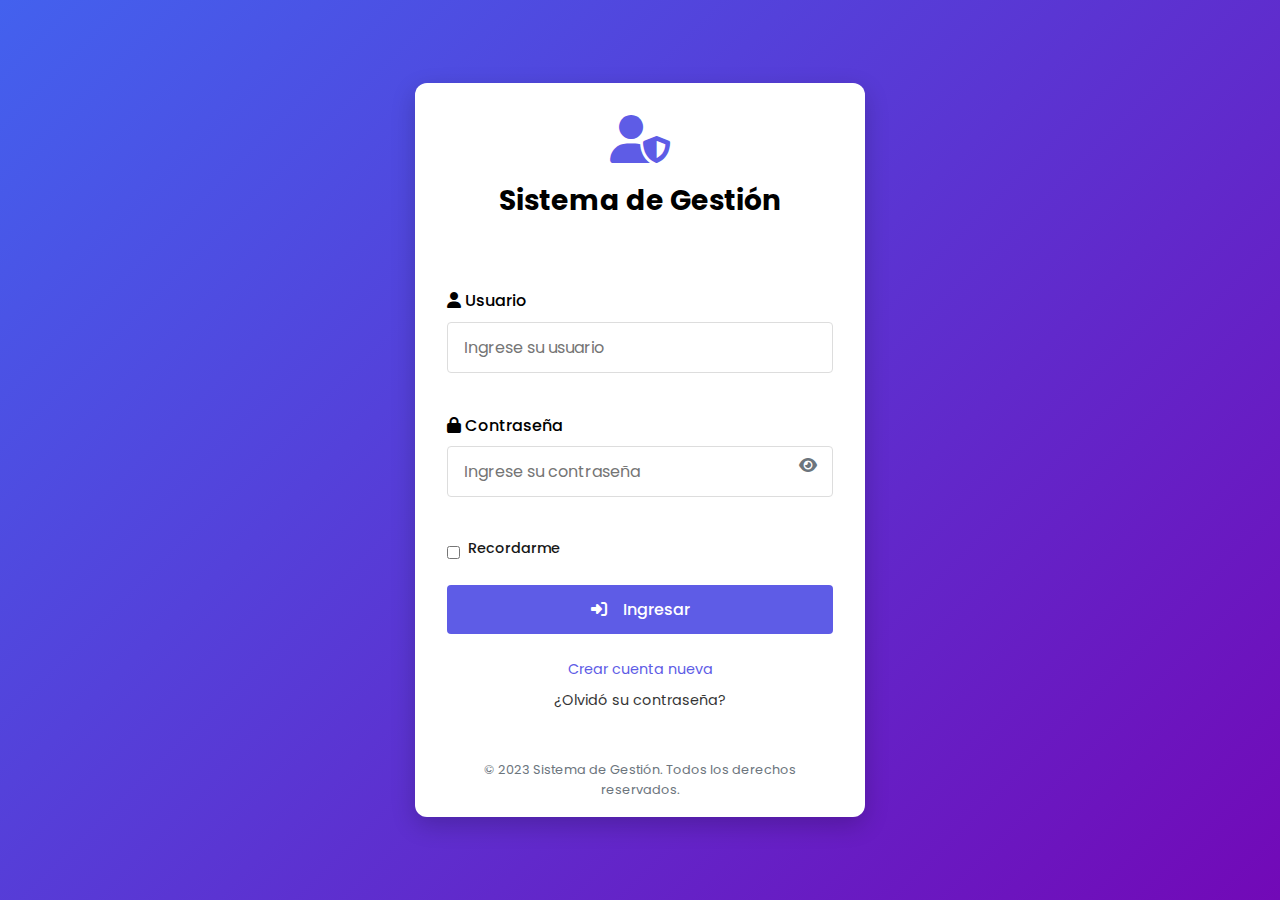
<file: login.html>
<!DOCTYPE html>
<html lang="es">
<head>
  <meta charset="UTF-8">
  <meta name="viewport" content="width=device-width, initial-scale=1.0">
  <title>Sistema de Gestión - Login</title>
  <link rel="stylesheet" href="https://cdnjs.cloudflare.com/ajax/libs/font-awesome/6.4.0/css/all.min.css">
  <link rel="stylesheet" href="css/common.css">
  <link rel="stylesheet" href="css/login.css">
</head>
<body>
  <div class="login-container">
    <div class="login-card">
      <div class="login-header">
        <i class="fas fa-user-shield fa-3x" style="color: var(--primary); margin-bottom: 1rem;"></i>
        <h1 style="color: #000;">Sistema de Gestión</h1>
      </div>
      
      <form id="loginForm" class="login-form">
        <div class="form-group">
          <label for="username"><i class="fas fa-user"></i> Usuario</label>
          <input type="text" id="username" name="username" placeholder="Ingrese su usuario" required>
        </div>
        
        <div class="form-group">
          <label for="password"><i class="fas fa-lock"></i> Contraseña</label>
          <input type="password" id="password" name="password" placeholder="Ingrese su contraseña" required>
          <span class="password-toggle" onclick="togglePassword()">
            <i class="fas fa-eye"></i>
          </span>
        </div>
        
        <div class="form-group remember-me">
          <input type="checkbox" id="remember" name="remember">
          <label for="remember">Recordarme</label>
        </div>
        
        <div class="form-group">
          <button type="submit" class="btn-login">
            <i class="fas fa-sign-in-alt"></i> Ingresar
          </button>
        </div>
        
        <div class="form-links">
          <a href="register.html" class="register-link">Crear cuenta nueva</a>
          <a href="recover.html" class="forgot-link">¿Olvidó su contraseña?</a>
        </div>
      </form>
      
      <div class="login-footer">
        <p>© 2023 Sistema de Gestión. Todos los derechos reservados.</p>
      </div>
    </div>
  </div>

  <script>
    function togglePassword() {
      const passwordInput = document.getElementById('password');
      const icon = document.querySelector('.password-toggle i');
      
      if (passwordInput.type === 'password') {
        passwordInput.type = 'text';
        icon.classList.remove('fa-eye');
        icon.classList.add('fa-eye-slash');
      } else {
        passwordInput.type = 'password';
        icon.classList.remove('fa-eye-slash');
        icon.classList.add('fa-eye');
      }
    }
    
    document.getElementById('loginForm').addEventListener('submit', function(e) {
      e.preventDefault();
      
      const username = document.getElementById('username').value;
      const password = document.getElementById('password').value;
      
      // Simulación de validación de roles
      if (username === 'admin' && password === 'admin') {
        window.location.href = 'dashboard-admin.html';
      } else if (username === 'jefe' && password === 'jefe') {
        window.location.href = 'dashboard-jefe.html';
      } else if (username === 'colaborador' && password === 'colaborador') {
        window.location.href = 'dashboard-colaborador.html';
      } else {
        alert('Usuario o contraseña incorrectos');
      }
    });
  </script>
</body>
</html>
</file>
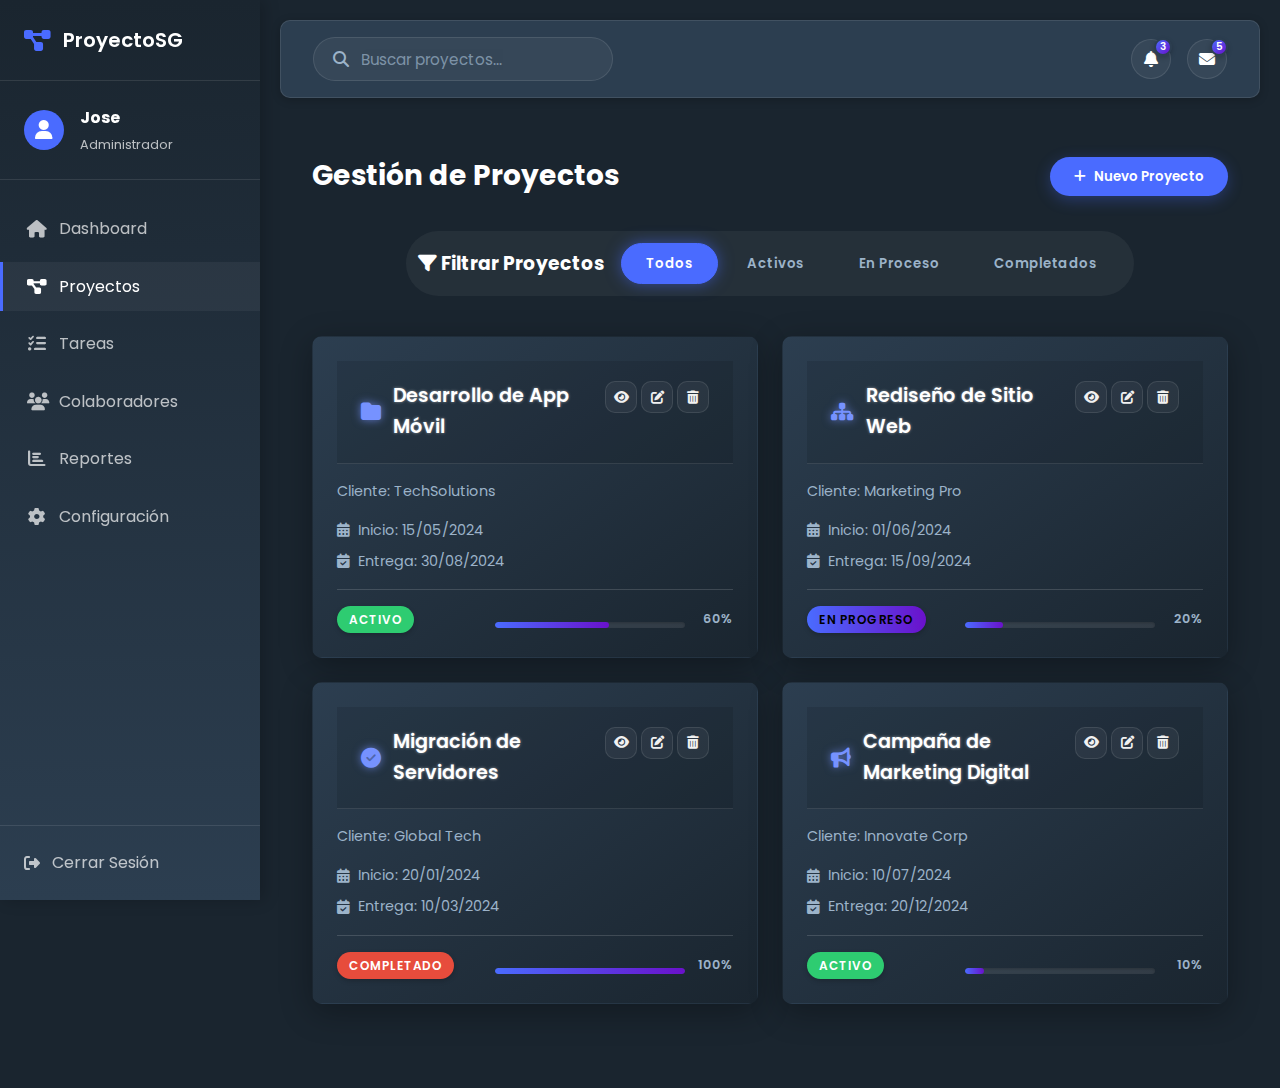
<file: proyectos.html>
<!DOCTYPE html>
<html lang="es">
<head>
  <meta charset="UTF-8">
  <meta name="viewport" content="width=device-width, initial-scale=1.0">
  <title>Sistema de Gestión - Proyectos</title>
  <link rel="stylesheet" href="https://cdnjs.cloudflare.com/ajax/libs/font-awesome/6.4.0/css/all.min.css">
  <link rel="stylesheet" href="css/common.css">
  <link rel="stylesheet" href="css/dashboard.css">
  <link rel="stylesheet" href="css/proyectos.css">
  <link rel="stylesheet" href="css/modal-styles.css">
</head>
<body>
  <div class="dashboard-layout">
    <!-- Barra lateral -->
    <aside class="sidebar">
      <div class="sidebar-header">
        <i class="fas fa-project-diagram"></i>
        <h1>ProyectoSG</h1>
      </div>
      
      <div class="user-profile">
        <div class="avatar">
          <i class="fas fa-user"></i>
        </div>
        <div class="user-info">
          <h3>Jose</h3>
          <p>Administrador</p>
        </div>
      </div>
      
      <nav class="sidebar-nav">
        <ul>
          <li class="nav-item">
            <a href="dashboard.html">
              <i class="fas fa-home"></i>
              <span>Dashboard</span>
            </a>
          </li>
          <li class="nav-item active">
            <a href="proyectos.html">
              <i class="fas fa-project-diagram"></i>
              <span>Proyectos</span>
            </a>
          </li>
          <li class="nav-item">
            <a href="tareas.html">
              <i class="fas fa-tasks"></i>
              <span>Tareas</span>
            </a>
          </li>
          <li class="nav-item">
            <a href="colaboradores.html">
              <i class="fas fa-users"></i>
              <span>Colaboradores</span>
            </a>
          </li>
          <li class="nav-item">
            <a href="reportes.html">
              <i class="fas fa-chart-bar"></i>
              <span>Reportes</span>
            </a>
          </li>
          <li class="nav-item">
            <a href="configuracion.html">
              <i class="fas fa-cog"></i>
              <span>Configuración</span>
            </a>
          </li>
        </ul>
      </nav>
      
      <div class="sidebar-footer">
        <a href="login.html" class="logout-btn">
          <i class="fas fa-sign-out-alt"></i>
          <span>Cerrar Sesión</span>
        </a>
      </div>
    </aside>
    
    <!-- Contenido principal -->
    <main class="main-content">
      <header class="top-header">
        <div class="search-bar">
          <i class="fas fa-search"></i>
          <input type="text" placeholder="Buscar proyectos...">
        </div>
        
        <div class="header-actions">
          <button class="notification-btn">
            <i class="fas fa-bell"></i>
            <span class="badge">3</span>
          </button>
          <button class="message-btn">
            <i class="fas fa-envelope"></i>
            <span class="badge">5</span>
          </button>
        </div>
      </header>
      
      <div class="dashboard-content">
        <div class="page-header">
          <h1>Gestión de Proyectos</h1>
          <button class="btn-new-project" id="openProjectModal">
            <i class="fas fa-plus"></i> Nuevo Proyecto
          </button>
        </div>
        
        <!-- Filtros de proyectos -->
        <div class="filters-container">
          <h3 class="section-title"><i class="fas fa-filter"></i> Filtrar Proyectos</h3>
          <div class="project-filters">
            <button class="filter-btn active" data-filter="todos">Todos</button>
            <button class="filter-btn" data-filter="activo">Activos</button>
            <button class="filter-btn" data-filter="progreso">En Proceso</button>
            <button class="filter-btn" data-filter="completado">Completados</button>
          </div>
        </div>
        
        <!-- Grid de proyectos -->
        <div class="projects-grid">
          <!-- Project Card 1 -->
          <div class="project-card" data-status="activo">
            <div class="card-header">
              <div class="project-title">
                <i class="fas fa-folder project-icon"></i>
                <h4>Desarrollo de App Móvil</h4>
              </div>
              <div class="card-actions">
                <button class="action-btn view" data-tooltip="Ver detalles"><i class="fas fa-eye"></i></button>
                <button class="action-btn edit" data-tooltip="Editar"><i class="fas fa-edit"></i></button>
                <button class="action-btn delete" data-tooltip="Eliminar"><i class="fas fa-trash-alt"></i></button>
              </div>
            </div>
            <p class="project-client">Cliente: TechSolutions</p>
            <div class="project-dates">
              <div class="date-item">
                <i class="fas fa-calendar-alt"></i>
                <span>Inicio: 15/05/2024</span>
              </div>
              <div class="date-item">
                <i class="fas fa-calendar-check"></i>
                <span>Entrega: 30/08/2024</span>
              </div>
            </div>
            <div class="project-footer">
              <span class="status-badge active">Activo</span>
              <div class="project-progress">
                <div class="progress-bar">
                  <div class="progress active" style="width: 60%;"></div>
                </div>
                <span class="progress-text">60%</span>
              </div>
            </div>
          </div>

          <!-- Project Card 2 -->
          <div class="project-card" data-status="progreso">
            <div class="card-header">
              <div class="project-title">
                <i class="fas fa-sitemap project-icon"></i>
                <h4>Rediseño de Sitio Web</h4>
              </div>
              <div class="card-actions">
                <button class="action-btn view" data-tooltip="Ver detalles"><i class="fas fa-eye"></i></button>
                <button class="action-btn edit" data-tooltip="Editar"><i class="fas fa-edit"></i></button>
                <button class="action-btn delete" data-tooltip="Eliminar"><i class="fas fa-trash-alt"></i></button>
              </div>
            </div>
            <p class="project-client">Cliente: Marketing Pro</p>
            <div class="project-dates">
              <div class="date-item">
                <i class="fas fa-calendar-alt"></i>
                <span>Inicio: 01/06/2024</span>
              </div>
              <div class="date-item">
                <i class="fas fa-calendar-check"></i>
                <span>Entrega: 15/09/2024</span>
              </div>
            </div>
            <div class="project-footer">
              <span class="status-badge progress">En Progreso</span>
              <div class="project-progress">
                <div class="progress-bar">
                  <div class="progress progress" style="width: 20%;"></div>
                </div>
                <span class="progress-text">20%</span>
              </div>
            </div>
          </div>

          <!-- Project Card 3 -->
          <div class="project-card" data-status="completado">
            <div class="card-header">
              <div class="project-title">
                <i class="fas fa-check-circle project-icon"></i>
                <h4>Migración de Servidores</h4>
              </div>
              <div class="card-actions">
                <button class="action-btn view" data-tooltip="Ver detalles"><i class="fas fa-eye"></i></button>
                <button class="action-btn edit" data-tooltip="Editar"><i class="fas fa-edit"></i></button>
                <button class="action-btn delete" data-tooltip="Eliminar"><i class="fas fa-trash-alt"></i></button>
              </div>
            </div>
            <p class="project-client">Cliente: Global Tech</p>
            <div class="project-dates">
              <div class="date-item">
                <i class="fas fa-calendar-alt"></i>
                <span>Inicio: 20/01/2024</span>
              </div>
              <div class="date-item">
                <i class="fas fa-calendar-check"></i>
                <span>Entrega: 10/03/2024</span>
              </div>
            </div>
            <div class="project-footer">
              <span class="status-badge completed">Completado</span>
              <div class="project-progress">
                <div class="progress-bar">
                  <div class="progress completed" style="width: 100%;"></div>
                </div>
                <span class="progress-text">100%</span>
              </div>
            </div>
          </div>

          <!-- Project Card 4 -->
          <div class="project-card" data-status="activo">
            <div class="card-header">
              <div class="project-title">
                <i class="fas fa-bullhorn project-icon"></i>
                <h4>Campaña de Marketing Digital</h4>
              </div>
              <div class="card-actions">
                <button class="action-btn view" data-tooltip="Ver detalles"><i class="fas fa-eye"></i></button>
                <button class="action-btn edit" data-tooltip="Editar"><i class="fas fa-edit"></i></button>
                <button class="action-btn delete" data-tooltip="Eliminar"><i class="fas fa-trash-alt"></i></button>
              </div>
            </div>
            <p class="project-client">Cliente: Innovate Corp</p>
            <div class="project-dates">
              <div class="date-item">
                <i class="fas fa-calendar-alt"></i>
                <span>Inicio: 10/07/2024</span>
              </div>
              <div class="date-item">
                <i class="fas fa-calendar-check"></i>
                <span>Entrega: 20/12/2024</span>
              </div>
            </div>
            <div class="project-footer">
              <span class="status-badge active">Activo</span>
              <div class="project-progress">
                <div class="progress-bar">
                  <div class="progress active" style="width: 10%;"></div>
                </div>
                <span class="progress-text">10%</span>
              </div>
            </div>
          </div>

        </div>
      </div>
    </main>
  </div>
  


  <!-- Modal para nuevo proyecto -->
  <div class="modal" id="projectModal">
    <div class="modal-content">
      <div class="modal-header">
        <h2><i class="fas fa-plus-circle"></i> Nuevo Proyecto</h2>
        <button class="close-modal" id="closeModal">
          <i class="fas fa-times"></i>
        </button>
      </div>
      <div class="modal-body">
        <form id="projectForm">
          <!-- Nombre del Proyecto con sugerencia de IA -->
          <!-- Botón de Sugerencia IA -->
          <div class="form-group">
            <button type="button" id="suggestAll" class="btn-ai-suggest">
              <i class="fas fa-robot"></i> Sugerencia IA
            </button>
          </div>
          
          <div class="form-group">
            <label for="projectName">Nombre del Proyecto</label>
            <div class="input-with-ai">
              <input type="text" id="projectName" name="projectName" required>
              <button type="button" class="ai-suggest-btn" id="suggestName">
                <i class="fas fa-magic" data-tooltip="Sugerir con IA"></i>
              </button>
            </div>
          </div>
          
          <!-- Descripción del Proyecto -->
          <div class="form-group">
            <label for="projectDescription">Descripción</label>
            <textarea id="projectDescription" name="projectDescription" rows="3" required 
                     placeholder="Describe el propósito y características principales del proyecto"></textarea>
          </div>
          
          <!-- Fechas -->
          <div class="form-row">
            <div class="form-group">
              <label for="startDate">Fecha de Inicio</label>
              <input type="date" id="startDate" name="startDate" required>
            </div>
            
            <div class="form-group">
              <label for="endDate">Fecha de Entrega</label>
              <div class="input-with-ai">
                <input type="date" id="endDate" name="endDate" required>
                <button type="button" class="ai-suggest-btn" id="suggestDate">
                  <i class="fas fa-calendar-alt" data-tooltip="Sugerir fecha"></i>
                </button>
              </div>
            </div>
          </div>
          
          <!-- Tecnologías con sugerencias de IA -->
          <div class="form-group">
            <label for="technologies">Tecnologías</label>
            <div class="input-with-ai">
              <input type="text" id="technologies" placeholder="Escribe y presiona Enter para agregar">
              <button type="button" class="ai-suggest-btn" id="suggestTech">
                <i class="fas fa-lightbulb" data-tooltip="Sugerir tecnologías"></i>
              </button>
            </div>
            <div class="tags-container" id="tagsContainer"></div>
            <div class="ai-suggestion" id="techSuggestion">
              <i class="fas fa-robot"></i>
              <p id="techSuggestionText"></p>
            </div>
          </div>
          
          <!-- Prioridad -->
          <div class="form-group">
            <label for="priority">Prioridad</label>
            <select id="priority" name="priority" required>
              <option value="baja">Baja</option>
              <option value="media" selected>Media</option>
              <option value="alta">Alta</option>
              <option value="urgente">Urgente</option>
            </select>
          </div>
          
          <!-- Presupuesto -->
          <div class="form-group">
            <label for="budget">Presupuesto (opcional)</label>
            <div class="input-with-prefix">
              <span class="input-prefix">$</span>
              <input type="number" id="budget" name="budget" min="0" step="0.01" placeholder="0.00">
            </div>
          </div>
          
          <!-- Acciones del formulario -->
          <div class="form-actions">
            <button type="button" class="btn btn-secondary" id="cancelBtn">Cancelar</button>
            <button type="submit" class="btn btn-primary">
              <i class="fas fa-save"></i> Guardar Proyecto
            </button>
          </div>
        </form>
      </div>
    </div>
  </div>

  <script src="js/proyectos.js"></script>
</body>
</html>
</file>
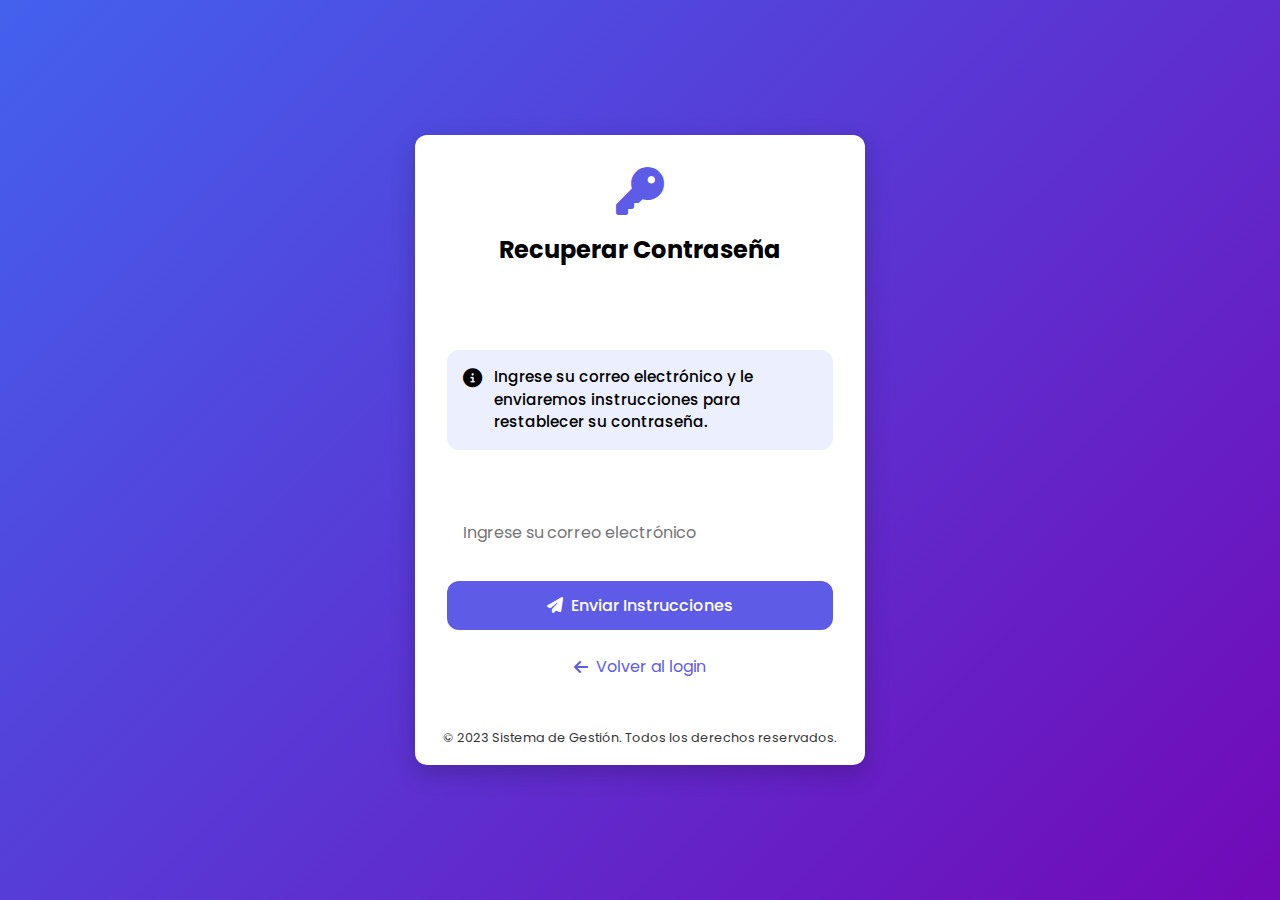
<file: recover.html>
<!DOCTYPE html>
<html lang="es">
<head>
  <meta charset="UTF-8">
  <meta name="viewport" content="width=device-width, initial-scale=1.0">
  <title>Sistema de Gestión - Recuperar Contraseña</title>
  <link rel="stylesheet" href="https://cdnjs.cloudflare.com/ajax/libs/font-awesome/6.4.0/css/all.min.css">
  <link rel="stylesheet" href="css/common.css">
  <link rel="stylesheet" href="css/recover.css">
</head>
<body>
  <div class="recover-container">
    <div class="recover-card">
      <div class="recover-header">
        <!-- Replace with your logo or remove this line -->
        <i class="fas fa-key fa-3x" style="color: var(--primary); margin-bottom: 1rem;"></i>
        <h1>Recuperar Contraseña</h1>
      </div>
      
      <form id="recoverForm" class="recover-form">
        <div class="form-info">
          <i class="fas fa-info-circle"></i>
          <p>Ingrese su correo electrónico y le enviaremos instrucciones para restablecer su contraseña.</p>
        </div>
        
        <div class="form-group">
          <label for="email"><i class="fas fa-envelope"></i> Correo Electrónico</label>
          <input type="email" id="email" name="email" placeholder="Ingrese su correo electrónico" required>
        </div>
        
        <div class="form-group">
          <button type="submit" class="btn-recover">
            <i class="fas fa-paper-plane"></i> Enviar Instrucciones
          </button>
        </div>
        
        <div class="form-links text-center">
          <p><a href="login.html"><i class="fas fa-arrow-left"></i> Volver al login</a></p>
        </div>
      </form>
      
      <div class="recover-footer">
        <p>© 2023 Sistema de Gestión. Todos los derechos reservados.</p>
      </div>
    </div>
  </div>

  <script>
    document.getElementById('recoverForm').addEventListener('submit', function(e) {
      e.preventDefault();
      
      const email = document.getElementById('email').value;
      
      // Simulación de envío de correo
      alert(`Se han enviado instrucciones de recuperación a: ${email}`);
      window.location.href = 'login.html';
    });
  </script>
</body>
</html>
</file>
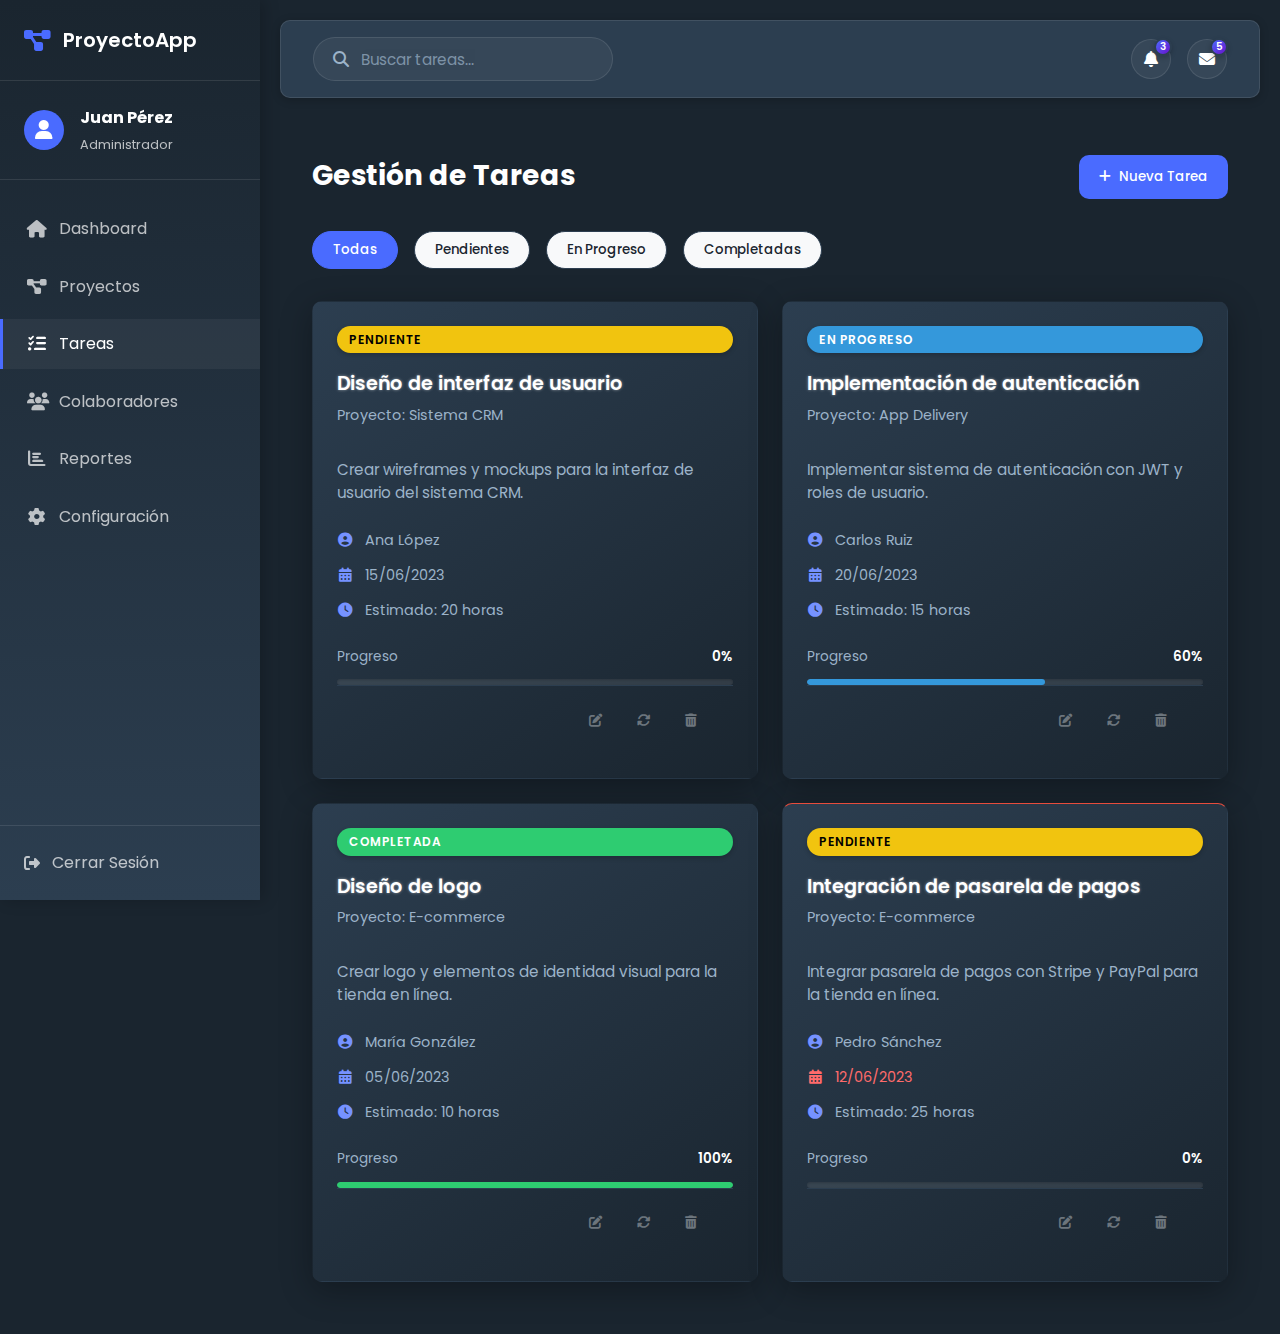
<file: tareas.html>
<!DOCTYPE html>
<html lang="es">
<head>
  <meta charset="UTF-8">
  <meta name="viewport" content="width=device-width, initial-scale=1.0">
  <title>Sistema de Gestión - Tareas</title>
  <link rel="stylesheet" href="https://cdnjs.cloudflare.com/ajax/libs/font-awesome/6.4.0/css/all.min.css">
  <link rel="stylesheet" href="css/common.css">
  <link rel="stylesheet" href="css/dashboard.css">
  <link rel="stylesheet" href="css/tareas.css">
</head>
<body>
  <div class="dashboard-layout">
    <!-- Barra lateral -->
    <aside class="sidebar">
      <div class="sidebar-header">
        <i class="fas fa-project-diagram"></i>
        <h1>ProyectoApp</h1>
      </div>
      
      <div class="user-profile">
        <div class="avatar">
          <i class="fas fa-user"></i>
        </div>
        <div class="user-info">
          <h3>Juan Pérez</h3>
          <p>Administrador</p>
        </div>
      </div>
      
      <nav class="sidebar-nav">
        <ul>
          <li class="nav-item">
            <a href="dashboard.html">
              <i class="fas fa-home"></i>
              <span>Dashboard</span>
            </a>
          </li>
          <li class="nav-item">
            <a href="proyectos.html">
              <i class="fas fa-project-diagram"></i>
              <span>Proyectos</span>
            </a>
          </li>
          <li class="nav-item active">
            <a href="tareas.html">
              <i class="fas fa-tasks"></i>
              <span>Tareas</span>
            </a>
          </li>
          <li class="nav-item">
            <a href="colaboradores.html">
              <i class="fas fa-users"></i>
              <span>Colaboradores</span>
            </a>
          </li>
          <li class="nav-item">
            <a href="reportes.html">
              <i class="fas fa-chart-bar"></i>
              <span>Reportes</span>
            </a>
          </li>
          <li class="nav-item">
            <a href="configuracion.html">
              <i class="fas fa-cog"></i>
              <span>Configuración</span>
            </a>
          </li>
        </ul>
      </nav>
      
      <div class="sidebar-footer">
        <a href="login.html" class="logout-btn">
          <i class="fas fa-sign-out-alt"></i>
          <span>Cerrar Sesión</span>
        </a>
      </div>
    </aside>
    
    <!-- Contenido principal -->
    <main class="main-content">
      <header class="top-header">
        <div class="search-bar">
          <i class="fas fa-search"></i>
          <input type="text" placeholder="Buscar tareas...">
        </div>
        
        <div class="header-actions">
          <button class="notification-btn">
            <i class="fas fa-bell"></i>
            <span class="badge">3</span>
          </button>
          <button class="message-btn">
            <i class="fas fa-envelope"></i>
            <span class="badge">5</span>
          </button>
        </div>
      </header>
      
      <div class="dashboard-content">
        <div class="page-header">
          <h1>Gestión de Tareas</h1>
          <button class="new-task-btn" id="openNewTaskModal">
            <i class="fas fa-plus"></i> Nueva Tarea
          </button>
        </div>
        
        <!-- Filtros de tareas -->
        <div class="task-filters">
          <button class="filter-btn active" data-filter="todas">Todas</button>
          <button class="filter-btn" data-filter="pendiente">Pendientes</button>
          <button class="filter-btn" data-filter="progreso">En Progreso</button>
          <button class="filter-btn" data-filter="completada">Completadas</button>
        </div>
        
        <!-- Lista de tareas -->
        <div class="tasks-container">
          <!-- Tarea pendiente -->
          <div class="task-card" data-status="pendiente">
            <!-- Nuevo indicador de estado -->
            <div class="task-status-indicator">Pendiente</div>
            
            <div class="task-header">
              <div class="task-title">
                <h3>Diseño de interfaz de usuario</h3>
                <span class="task-project">Proyecto: Sistema CRM</span>
              </div>
              <div class="task-status">
                <span class="status-badge pending">Pendiente</span>
              </div>
            </div>
            
            <div class="task-body">
              <p class="task-description">Crear wireframes y mockups para la interfaz de usuario del sistema CRM.</p>
              
              <div class="task-meta">
                <div class="task-assignee">
                  <i class="fas fa-user-circle"></i>
                  <span>Ana López</span>
                </div>
                <div class="task-deadline">
                  <i class="fas fa-calendar-alt"></i>
                  <span>15/06/2023</span>
                </div>
                <div class="task-time">
                  <i class="fas fa-clock"></i>
                  <span>Estimado: 20 horas</span>
                </div>
              </div>
              
              <div class="task-progress">
                <div class="progress-info">
                  <span>Progreso</span>
                  <span>0%</span>
                </div>
                <div class="progress-bar">
                  <div class="progress-fill" style="width: 0%"></div>
                </div>
              </div>
            </div>
            
            <div class="task-footer">
              <div class="task-actions">
                <button class="action-btn edit-task" data-tooltip="Editar tarea">
                  <i class="fas fa-edit"></i>
                </button>
                <button class="action-btn update-status" data-tooltip="Actualizar estado">
                  <i class="fas fa-sync-alt"></i>
                </button>
                <button class="action-btn delete-task" data-tooltip="Eliminar tarea">
                  <i class="fas fa-trash-alt"></i>
                </button>
              </div>
            </div>
          </div>
          
          <!-- Tarea en progreso -->
          <div class="task-card" data-status="progreso">
            <!-- Nuevo indicador de estado -->
            <div class="task-status-indicator">En Progreso</div>
            
            <div class="task-header">
              <div class="task-title">
                <h3>Implementación de autenticación</h3>
                <span class="task-project">Proyecto: App Delivery</span>
              </div>
              <div class="task-status">
                <span class="status-badge progress">En Progreso</span>
              </div>
            </div>
            
            <div class="task-body">
              <p class="task-description">Implementar sistema de autenticación con JWT y roles de usuario.</p>
              
              <div class="task-meta">
                <div class="task-assignee">
                  <i class="fas fa-user-circle"></i>
                  <span>Carlos Ruiz</span>
                </div>
                <div class="task-deadline">
                  <i class="fas fa-calendar-alt"></i>
                  <span>20/06/2023</span>
                </div>
                <div class="task-time">
                  <i class="fas fa-clock"></i>
                  <span>Estimado: 15 horas</span>
                </div>
              </div>
              
              <div class="task-progress">
                <div class="progress-info">
                  <span>Progreso</span>
                  <span>60%</span>
                </div>
                <div class="progress-bar">
                  <div class="progress-fill" style="width: 60%"></div>
                </div>
              </div>
            </div>
            
            <div class="task-footer">
              <div class="task-actions">
                <button class="action-btn edit-task" data-tooltip="Editar tarea">
                  <i class="fas fa-edit"></i>
                </button>
                <button class="action-btn update-status" data-tooltip="Actualizar estado">
                  <i class="fas fa-sync-alt"></i>
                </button>
                <button class="action-btn delete-task" data-tooltip="Eliminar tarea">
                  <i class="fas fa-trash-alt"></i>
                </button>
              </div>
            </div>
          </div>
          
          <!-- Tarea completada -->
          <div class="task-card" data-status="completada">
            <!-- Nuevo indicador de estado -->
            <div class="task-status-indicator">Completada</div>
            
            <div class="task-header">
              <div class="task-title">
                <h3>Diseño de logo</h3>
                <span class="task-project">Proyecto: E-commerce</span>
              </div>
              <div class="task-status">
                <span class="status-badge completed">Completada</span>
              </div>
            </div>
            
            <div class="task-body">
              <p class="task-description">Crear logo y elementos de identidad visual para la tienda en línea.</p>
              
              <div class="task-meta">
                <div class="task-assignee">
                  <i class="fas fa-user-circle"></i>
                  <span>María González</span>
                </div>
                <div class="task-deadline">
                  <i class="fas fa-calendar-alt"></i>
                  <span>05/06/2023</span>
                </div>
                <div class="task-time">
                  <i class="fas fa-clock"></i>
                  <span>Estimado: 10 horas</span>
                </div>
              </div>
              
              <div class="task-progress">
                <div class="progress-info">
                  <span>Progreso</span>
                  <span>100%</span>
                </div>
                <div class="progress-bar">
                  <div class="progress-fill" style="width: 100%"></div>
                </div>
              </div>
            </div>
            
            <div class="task-footer">
              <div class="task-actions">
                <button class="action-btn edit-task" data-tooltip="Editar tarea">
                  <i class="fas fa-edit"></i>
                </button>
                <button class="action-btn update-status" data-tooltip="Actualizar estado">
                  <i class="fas fa-sync-alt"></i>
                </button>
                <button class="action-btn delete-task" data-tooltip="Eliminar tarea">
                  <i class="fas fa-trash-alt"></i>
                </button>
              </div>
            </div>
          </div>
          
          <!-- Tarea pendiente con fecha próxima -->
          <div class="task-card urgent" data-status="pendiente">
            <!-- Nuevo indicador de estado -->
            <div class="task-status-indicator">Pendiente</div>
            
            <div class="task-header">
              <div class="task-title">
                <h3>Integración de pasarela de pagos</h3>
                <span class="task-project">Proyecto: E-commerce</span>
              </div>
              <div class="task-status">
                <span class="status-badge pending">Pendiente</span>
              </div>
            </div>
            
            <div class="task-body">
              <p class="task-description">Integrar pasarela de pagos con Stripe y PayPal para la tienda en línea.</p>
              
              <div class="task-meta">
                <div class="task-assignee">
                  <i class="fas fa-user-circle"></i>
                  <span>Pedro Sánchez</span>
                </div>
                <div class="task-deadline urgent">
                  <i class="fas fa-calendar-alt"></i>
                  <span>12/06/2023</span>
                </div>
                <div class="task-time">
                  <i class="fas fa-clock"></i>
                  <span>Estimado: 25 horas</span>
                </div>
              </div>
              
              <div class="task-progress">
                <div class="progress-info">
                  <span>Progreso</span>
                  <span>0%</span>
                </div>
                <div class="progress-bar">
                  <div class="progress-fill" style="width: 0%"></div>
                </div>
              </div>
            </div>
            
            <div class="task-footer">
              <div class="task-actions">
                <button class="action-btn edit-task" data-tooltip="Editar tarea">
                  <i class="fas fa-edit"></i>
                </button>
                <button class="action-btn update-status" data-tooltip="Actualizar estado">
                  <i class="fas fa-sync-alt"></i>
                </button>
                <button class="action-btn delete-task" data-tooltip="Eliminar tarea">
                  <i class="fas fa-trash-alt"></i>
                </button>
              </div>
            </div>
          </div>
        </div>
      </div>
    </main>
  </div>
  
  <!-- Modal para crear nueva tarea -->
  <div class="modal" id="newTaskModal">
    <div class="modal-content">
      <div class="modal-header">
        <h2><i class="fas fa-plus-circle"></i> Crear Nueva Tarea</h2>
        <button class="close-modal" id="closeModal">
          <i class="fas fa-times"></i>
        </button>
      </div>
      <div class="modal-body">
        <form id="newTaskForm">
          <div class="form-group">
            <label for="taskName">Nombre de la Tarea</label>
            <input type="text" id="taskName" name="taskName" required>
          </div>
          
          <div class="form-group">
            <label for="taskDescription">Descripción</label>
            <textarea id="taskDescription" name="taskDescription" rows="3" required></textarea>
          </div>
          
          <div class="form-row">
            <div class="form-group">
              <label for="projectSelect">Proyecto</label>
              <select id="projectSelect" name="projectSelect" required>
                <option value="">Seleccionar proyecto</option>
                <option value="1">Sistema CRM</option>
                <option value="2">App Delivery</option>
                <option value="3">E-commerce</option>
                <option value="4">Sitio Web Corporativo</option>
              </select>
            </div>
            
            <div class="form-group">
              <label for="assigneeSelect">Asignado a</label>
              <select id="assigneeSelect" name="assigneeSelect">
                <option value="">Autoasignar</option>
                <option value="1">Ana López</option>
                <option value="2">Carlos Ruiz</option>
                <option value="3">María González</option>
                <option value="4">Pedro Sánchez</option>
                <option value="5">Juan Pérez</option>
              </select>
              <small class="form-text">Si no selecciona, se asignará automáticamente.</small>
            </div>
          </div>
          
          <div class="form-row">
            <div class="form-group">
              <label for="deadlineDate">Fecha Límite</label>
              <input type="date" id="deadlineDate" name="deadlineDate" required>
            </div>
            
            <div class="form-group">
              <label for="estimatedTime">Tiempo Estimado (horas)</label>
              <input type="number" id="estimatedTime" name="estimatedTime" min="1" required>
            </div>
          </div>
          
          <div class="form-group">
            <label for="taskPriority">Prioridad</label>
            <div class="priority-selector">
              <label class="priority-option">
                <input type="radio" name="taskPriority" value="baja">
                <span class="priority-badge low">Baja</span>
              </label>
              <label class="priority-option">
                <input type="radio" name="taskPriority" value="media" checked>
                <span class="priority-badge medium">Media</span>
              </label>
              <label class="priority-option">
                <input type="radio" name="taskPriority" value="alta">
                <span class="priority-badge high">Alta</span>
              </label>
            </div>
          </div>
          
          <div class="form-actions">
            <button type="button" class="btn-cancel" id="cancelBtn">Cancelar</button>
            <button type="submit" class="btn-save">
              <i class="fas fa-save"></i> Guardar Tarea
            </button>
          </div>
        </form>
      </div>
    </div>
  </div>
  
  <!-- Modal para actualizar estado de tarea -->
  <div class="modal" id="updateStatusModal">
    <div class="modal-content">
      <div class="modal-header">
        <h2><i class="fas fa-sync-alt"></i> Actualizar Estado de Tarea</h2>
        <button class="close-modal" id="closeUpdateModal">
          <i class="fas fa-times"></i>
        </button>
      </div>
      <div class="modal-body">
        <form id="updateStatusForm">
          <div class="form-group">
            <label for="taskStatus">Estado de la Tarea</label>
            <select id="taskStatus" name="taskStatus" required>
              <option value="pendiente">Pendiente</option>
              <option value="progreso">En Progreso</option>
              <option value="completada">Completada</option>
            </select>
          </div>
          
          <div class="form-group">
            <label for="taskProgress">Progreso (%)</label>
            <input type="range" id="taskProgress" name="taskProgress" min="0" max="100" value="0">
            <div class="range-value">
              <span id="progressValue">0%</span>
            </div>
          </div>
          
          <div class="form-group">
            <label for="timeSpent">Tiempo Dedicado (horas)</label>
            <input type="number" id="timeSpent" name="timeSpent" min="0" step="0.5" value="0">
            <small class="form-text">El sistema ajustará automáticamente el tiempo estimado restante.</small>
          </div>
          
          <div class="form-group" id="completionNotes" style="display: none;">
            <label for="completionComments">Comentarios de Finalización</label>
            <textarea id="completionComments" name="completionComments" rows="3"></textarea>
          </div>
          
          <div class="form-actions">
            <button type="button" class="btn-cancel" id="cancelUpdateBtn">Cancelar</button>
            <button type="submit" class="btn-save">
              <i class="fas fa-save"></i> Guardar Cambios
            </button>
          </div>
        </form>
      </div>
    </div>
  </div>

  <script>
    // Funcionalidad para el modal de nueva tarea
    const newTaskModal = document.getElementById('newTaskModal');
    const openNewTaskBtn = document.getElementById('openNewTaskModal');
    const closeModalBtn = document.getElementById('closeModal');
    const cancelBtn = document.getElementById('cancelBtn');
    
    openNewTaskBtn.addEventListener('click', () => {
      newTaskModal.classList.add('show');
      document.body.style.overflow = 'hidden';
    });
    
    function closeNewTaskModal() {
      newTaskModal.classList.remove('show');
      document.body.style.overflow = '';
    }
    
    closeModalBtn.addEventListener('click', closeNewTaskModal);
    cancelBtn.addEventListener('click', closeNewTaskModal);
    
    // Cerrar modal al hacer clic fuera del contenido
    newTaskModal.addEventListener('click', (e) => {
      if (e.target === newTaskModal) {
        closeNewTaskModal();
      }
    });
    
    // Funcionalidad para el modal de actualizar estado
    const updateStatusModal = document.getElementById('updateStatusModal');
    const updateStatusBtns = document.querySelectorAll('.update-status');
    const closeUpdateModalBtn = document.getElementById('closeUpdateModal');
    const cancelUpdateBtn = document.getElementById('cancelUpdateBtn');
    
    updateStatusBtns.forEach(btn => {
      btn.addEventListener('click', () => {
        updateStatusModal.classList.add('show');
        document.body.style.overflow = 'hidden';
        
        // Obtener el estado actual de la tarea y establecerlo en el formulario
        const taskCard = btn.closest('.task-card');
        const status = taskCard.getAttribute('data-status');
        const progress = taskCard.querySelector('.progress-fill').style.width;
        
        document.getElementById('taskStatus').value = status;
        document.getElementById('taskProgress').value = parseInt(progress);
        document.getElementById('progressValue').textContent = progress;
        
        // Mostrar/ocultar campos según el estado
        if (status === 'completada') {
          document.getElementById('completionNotes').style.display = 'block';
        } else {
          document.getElementById('completionNotes').style.display = 'none';
        }
      });
    });
    
    function closeUpdateStatusModal() {
      updateStatusModal.classList.remove('show');
      document.body.style.overflow = '';
    }
    
    closeUpdateModalBtn.addEventListener('click', closeUpdateStatusModal);
    cancelUpdateBtn.addEventListener('click', closeUpdateStatusModal);
    
    // Cerrar modal al hacer clic fuera del contenido
    updateStatusModal.addEventListener('click', (e) => {
      if (e.target === updateStatusModal) {
        closeUpdateStatusModal();
      }
    });
    
    // Actualizar valor del progreso en tiempo real
    const progressRange = document.getElementById('taskProgress');
    const progressValue = document.getElementById('progressValue');
    
    progressRange.addEventListener('input', () => {
      progressValue.textContent = `${progressRange.value}%`;
    });
    
    // Mostrar/ocultar campos de finalización según el estado seleccionado
    document.getElementById('taskStatus').addEventListener('change', function() {
      if (this.value === 'completada') {
        document.getElementById('completionNotes').style.display = 'block';
        document.getElementById('taskProgress').value = 100;
        progressValue.textContent = '100%';
      } else {
        document.getElementById('completionNotes').style.display = 'none';
      }
    });
    
    // Funcionalidad para los filtros
    const filterButtons = document.querySelectorAll('.filter-btn');
    const taskCards = document.querySelectorAll('.task-card');
    
    filterButtons.forEach(button => {
      button.addEventListener('click', () => {
        // Quitar clase activa de todos los botones
        filterButtons.forEach(btn => btn.classList.remove('active'));
        
        // Agregar clase activa al botón clickeado
        button.classList.add('active');
        
        const filter = button.getAttribute('data-filter');
        
        // Mostrar/ocultar tareas según el filtro
        taskCards.forEach(card => {
          if (filter === 'todas') {
            card.style.display = '';
          } else {
            const status = card.getAttribute('data-status');
            card.style.display = (status === filter) ? '' : 'none';
          }
        });
      });
    });
    
    // Envío del formulario de nueva tarea
    document.getElementById('newTaskForm').addEventListener('submit', function(e) {
      e.preventDefault();
      
      // Aquí iría la lógica para guardar la tarea
      alert('Tarea guardada correctamente');
      closeNewTaskModal();
    });
    
    // Envío del formulario de actualización de estado
    document.getElementById('updateStatusForm').addEventListener('submit', function(e) {
      e.preventDefault();
      
      // Aquí iría la lógica para actualizar el estado de la tarea
      alert('Estado de tarea actualizado correctamente');
      closeUpdateStatusModal();
    });
  </script>
</body>
</html>
</file>
<file: css/common.css>
@import url('https://fonts.googleapis.com/css2?family=Poppins:wght@300;400;500;600;700&display=swap');

:root {
  /* Paleta de colores moderna */
  --primary: #5e5ce6; /* Un morado vibrante */
  --primary-dark: #4c4ad9;
  --primary-rgb: 94, 92, 230;

  --secondary: #ff9f0a; /* Naranja para acentos */
  
  --dark-bg: #1c1c1e; /* Fondo principal oscuro */
  --medium-bg: #2c2c2e; /* Fondo para elementos como cards */
  --light-bg: #3a3a3c; /* Para hover y elementos sutiles */

  --text-primary: #ffffff;
  --text-secondary: #e5e5ea;
  --text-tertiary: #8e8e93;

  --success: #34c759;
  --warning: #ff9500;
  --warning-rgb: 255, 149, 0;
  --danger: #ff3b30;

  --shadow: 0 8px 24px rgba(0, 0, 0, 0.2);
  --radius: 12px;
}

* {
  box-sizing: border-box;
  margin: 0;
  padding: 0;
}

body {
  font-family: 'Poppins', sans-serif;
  background-color: var(--dark-bg);
  color: var(--text-primary);
  line-height: 1.6;
}

a {
  text-decoration: none;
  color: var(--primary);
  transition: color 0.3s;
}

a:hover {
  color: var(--primary-dark);
}

button {
  cursor: pointer;
  font-family: inherit;
  border: none;
  border-radius: var(--radius);
  transition: all 0.3s;
  display: inline-flex;
  align-items: center;
  justify-content: center;
}

button:focus {
  outline: none;
}

input, select, textarea {
  font-family: inherit;
  font-size: 1rem;
  border: 1px solid var(--gray);
  border-radius: var(--radius);
  padding: 0.75rem 1rem;
  transition: border-color 0.3s, box-shadow 0.3s;
  width: 100%;
}

input:focus, select:focus, textarea:focus {
  outline: none;
  border-color: var(--primary);
  box-shadow: 0 0 0 3px rgba(67, 97, 238, 0.1);
}

label {
  display: block;
  margin-bottom: 0.5rem;
  font-weight: 500;
}

.form-group {
  margin-bottom: 1.5rem;
  position: relative;
}

/* Utility classes */
.text-center {
  text-align: center;
}

.mt-1 { margin-top: 0.5rem; }
.mt-2 { margin-top: 1rem; }
.mt-3 { margin-top: 1.5rem; }
.mt-4 { margin-top: 2rem; }

.mb-1 { margin-bottom: 0.5rem; }
.mb-2 { margin-bottom: 1rem; }
.mb-3 { margin-bottom: 1.5rem; }
.mb-4 { margin-bottom: 2rem; }
</file>
<file: css/login.css>
.login-container {
  display: flex;
  justify-content: center;
  align-items: center;
  min-height: 100vh;
  padding: 2rem;
  background: linear-gradient(135deg, #4361ee, #7209b7);
}

.login-card {
  background-color: white;
  border-radius: var(--radius);
  box-shadow: var(--shadow);
  width: 100%;
  max-width: 450px;
  overflow: hidden;
}

.login-header {
  padding: 2rem;
  text-align: center;
  border-bottom: 1px solid var(--gray);
}

.logo {
  max-width: 80px;
  margin-bottom: 1rem;
}

.login-header h1 {
  font-size: 1.75rem;
  color: var(--dark);
  margin: 0;
}

.login-form {
  padding: 2rem;
}

/* Estilos para etiquetas de formulario */
.login-form .form-group label {
  color: #000;
  font-weight: 500;
  margin-bottom: 0.5rem;
  display: block;
}

/* Estilos para campos de entrada */
.login-form input[type="text"],
.login-form input[type="password"] {
  color: #000;
  background-color: #fff;
  border: 1px solid #ddd;
  padding: 0.75rem 1rem;
  border-radius: 4px;
  width: 100%;
  margin-bottom: 1rem;
  transition: border-color 0.3s ease;
}

.login-form input[type="text"]:focus,
.login-form input[type="password"]:focus {
  border-color: var(--primary);
  outline: none;
  box-shadow: 0 0 0 2px rgba(67, 97, 238, 0.2);
}

/* Estilos para los enlaces */
.form-links {
  margin-top: 1.5rem;
  text-align: center;
  display: flex;
  flex-direction: column;
  gap: 0.5rem;
}

.form-links a {
  color: var(--primary);
  text-decoration: none;
  font-size: 0.9rem;
  transition: color 0.2s ease;
}

.form-links a:hover {
  color: var(--primary-dark);
  text-decoration: underline;
}

/* Estilo específico para el enlace de olvidó contraseña */
.form-links .forgot-link {
  color: #000;
  opacity: 0.8;
}

.form-links .forgot-link:hover {
  color: #000;
  opacity: 1;
  text-decoration: underline;
}

/* Estilo para el checkbox recordarme */
.remember-me {
  display: flex;
  align-items: center;
  margin-bottom: 1rem;
}

.remember-me input[type="checkbox"] {
  margin-right: 0.5rem;
}

.remember-me label {
  margin: 0;
  color: #000;
  font-size: 0.9rem;
  opacity: 0.9;
}

.btn-login {
  background-color: var(--primary);
  color: white;
  font-size: 1rem;
  font-weight: 500;
  padding: 0.75rem 1.5rem;
  width: 100%;
  border: none;
  border-radius: 4px;
  cursor: pointer;
  transition: background-color 0.2s ease;
  display: flex;
  align-items: center;
  justify-content: center;
  gap: 0.5rem;
}

.btn-login:hover {
  background-color: var(--primary-dark);
  transform: translateY(-1px);
  box-shadow: 0 2px 8px rgba(0, 0, 0, 0.1);
}

.btn-login i {
  margin-right: 0.5rem;
}

.form-links {
  display: flex;
  justify-content: space-between;
  margin-top: 1.5rem;
  font-size: 0.9rem;
}

.remember-me {
  display: flex;
  align-items: center;
}

.remember-me input {
  width: auto;
  margin-right: 0.5rem;
}

.remember-me label {
  margin-bottom: 0;
  font-weight: normal;
}

.password-toggle {
  position: absolute;
  right: 1rem;
  top: 2.5rem;
  cursor: pointer;
  color: #6c757d;
}

.password-toggle:hover {
  color: var(--dark);
}

.login-footer {
  padding: 1rem 2rem;
  text-align: center;
  font-size: 0.8rem;
  color: #6c757d;
  background-color: var(--light);
  border-top: 1px solid var(--gray);
}

@media (max-width: 576px) {
  .login-card {
    border-radius: 0;
  }
  
  .form-links {
    flex-direction: column;
    gap: 1rem;
    text-align: center;
  }
}
</file>
<file: css/dashboard.css>
/* Layout principal */
:root {
  --primary: #4a6bff;
  --primary-rgb: 74, 107, 255;
  --primary-dark: #3a5ae8;
  --secondary: #6a11cb;
  --success: #2ecc71;
  --danger: #e74c3c;
  --warning: #f1c40f;
  --info: #3498db;
  --light: #f8f9fa;
  --dark: #1a252f;
  --gray: #2c3e50;
  --text-primary: #ffffff;
  --text-secondary: #9cb3c9;
  --bg-primary: #1a252f;
  --bg-secondary: #2c3e50;
  --border-color: rgba(255, 255, 255, 0.1);
  --card-bg: linear-gradient(145deg, #2c3e50, #1a252f);
  --card-shadow: 0 8px 32px rgba(0, 0, 0, 0.3);
  --radius: 10px;
  --radius-lg: 15px;
  --transition: all 0.3s ease;
}

/* Layout principal */
.dashboard-layout {
  display: flex;
  min-height: 100vh;
  background-color: #1a252f;
  color: var(--text-primary);
}

/* Barra lateral */
.sidebar {
  width: 260px;
  background: linear-gradient(180deg, #1a252f, #2c3e50);
  color: var(--text-primary);
  display: flex;
  flex-direction: column;
  position: fixed;
  height: 100vh;
  z-index: 100;
  box-shadow: 4px 0 15px rgba(0, 0, 0, 0.2);
}

.sidebar-header {
  display: flex;
  align-items: center;
  padding: 1.5rem;
  border-bottom: 1px solid rgba(255, 255, 255, 0.1);
}

.sidebar-header i {
  font-size: 1.5rem;
  margin-right: 0.75rem;
  color: var(--primary);
}

.sidebar-header h1 {
  font-size: 1.25rem;
  font-weight: 600;
  margin: 0;
}

.user-profile {
  display: flex;
  align-items: center;
  padding: 1.5rem;
  border-bottom: 1px solid rgba(255, 255, 255, 0.1);
}

.avatar {
  width: 40px;
  height: 40px;
  background-color: var(--primary);
  border-radius: 50%;
  display: flex;
  align-items: center;
  justify-content: center;
  margin-right: 1rem;
}

.avatar i {
  font-size: 1.25rem;
}

.user-info h3 {
  font-size: 1rem;
  margin: 0 0 0.25rem 0;
}

.user-info p {
  font-size: 0.8rem;
  margin: 0;
  opacity: 0.7;
}

.sidebar-nav {
  flex: 1;
  padding: 1.5rem 0;
  overflow-y: auto;
}

.sidebar-nav ul {
  list-style: none;
  padding: 0;
  margin: 0;
}

.nav-item {
  margin-bottom: 0.5rem;
}

.nav-item a {
  display: flex;
  align-items: center;
  padding: 0.75rem 1.5rem;
  color: rgba(255, 255, 255, 0.7);
  transition: all 0.3s;
  border-left: 3px solid transparent;
}

.nav-item a:hover {
  background-color: rgba(255, 255, 255, 0.05);
  color: white;
}

.nav-item.active a {
  background-color: rgba(255, 255, 255, 0.05);
  color: white;
  border-left-color: var(--primary);
}

.nav-item i {
  font-size: 1.1rem;
  margin-right: 0.75rem;
  width: 20px;
  text-align: center;
}

.sidebar-footer {
  padding: 1.5rem;
  border-top: 1px solid rgba(255, 255, 255, 0.1);
}

.logout-btn {
  display: flex;
  align-items: center;
  color: rgba(255, 255, 255, 0.7);
  transition: color 0.3s;
}

.logout-btn:hover {
  color: white;
}

.logout-btn i {
  margin-right: 0.75rem;
}

/* Contenido principal */
.main-content {
  flex: 1;
  margin-left: 260px;
  background-color: var(--bg-primary);
  padding: 20px;
  min-height: 100vh;
}

.top-header {
  display: flex;
  justify-content: space-between;
  align-items: center;
  padding: 1rem 2rem;
  background: var(--bg-secondary);
  box-shadow: 0 2px 10px rgba(0, 0, 0, 0.2);
  border-radius: var(--radius);
  margin-bottom: 1.5rem;
  border: 1px solid var(--border-color);
}

.search-bar {
  display: flex;
  align-items: center;
  background: rgba(255, 255, 255, 0.05);
  border-radius: 50px;
  padding: 0.6rem 1.2rem;
  width: 300px;
  border: 1px solid var(--border-color);
  transition: var(--transition);
}

.search-bar:hover {
  border-color: rgba(255, 255, 255, 0.2);
  box-shadow: 0 0 10px rgba(74, 107, 255, 0.2);
}

.search-bar i {
  color: var(--text-secondary);
  margin-right: 0.75rem;
  font-size: 1rem;
}

.search-bar input {
  border: none;
  background: transparent;
  padding: 0;
  width: 100%;
  color: var(--text-primary);
  font-size: 0.95rem;
}

.search-bar input::placeholder {
  color: var(--text-secondary);
  opacity: 0.7;
}

.search-bar input:focus {
  outline: none;
  box-shadow: none;
}

.header-actions {
  display: flex;
  gap: 1rem;
}

.notification-btn, .message-btn {
  background: rgba(255, 255, 255, 0.05);
  border: 1px solid var(--border-color);
  font-size: 1rem;
  color: var(--text-primary);
  position: relative;
  padding: 0.6rem;
  border-radius: 50%;
  width: 40px;
  height: 40px;
  display: flex;
  align-items: center;
  justify-content: center;
  cursor: pointer;
  transition: var(--transition);
}

.notification-btn:hover, .message-btn:hover {
  background: rgba(255, 255, 255, 0.1);
  color: var(--primary);
  transform: translateY(-2px);
  box-shadow: 0 4px 12px rgba(0, 0, 0, 0.15);
}

.badge {
  position: absolute;
  top: -2px;
  right: -2px;
  background: linear-gradient(135deg, var(--primary), var(--secondary));
  color: white;
  font-size: 0.65rem;
  font-weight: 600;
  width: 18px;
  height: 18px;
  border-radius: 50%;
  display: flex;
  align-items: center;
  justify-content: center;
  border: 2px solid var(--bg-secondary);
  box-shadow: 0 2px 5px rgba(0, 0, 0, 0.2);
  justify-content: center;
}

.dashboard-content {
  padding: 2rem;
}

.page-header {
  display: flex;
  justify-content: space-between;
  align-items: center;
  margin-bottom: 2rem;
}

.page-header h1 {
  font-size: 1.75rem;
  margin: 0;
}

.new-project-btn {
  background-color: var(--primary);
  color: white;
  padding: 0.75rem 1.25rem;
  border-radius: var(--radius);
  font-weight: 500;
}

.new-project-btn:hover {
  background-color: var(--primary-dark);
}

.new-project-btn i {
  margin-right: 0.5rem;
}

/* Tarjetas de estadísticas */
.stats-container {
  display: grid;
  grid-template-columns: repeat(auto-fit, minmax(240px, 1fr));
  gap: 1.5rem;
  margin-bottom: 2rem;
}

.stat-card {
  background: var(--card-bg);
  border-radius: var(--radius);
  box-shadow: var(--card-shadow);
  padding: 1.5rem;
  display: flex;
  align-items: center;
  border: 1px solid var(--border-color);
  transition: var(--transition);
  position: relative;
  overflow: hidden;
}

.stat-card::before {
  content: '';
  position: absolute;
  top: 0;
  left: 0;
  right: 0;
  height: 3px;
  background: linear-gradient(90deg, var(--primary), var(--secondary));
}

.stat-card:hover {
  transform: translateY(-5px);
  box-shadow: 0 10px 20px rgba(0, 0, 0, 0.2);
}

.stat-icon {
  width: 60px;
  height: 60px;
  border-radius: 50%;
  display: flex;
  align-items: center;
  justify-content: center;
  margin-right: 1rem;
}

.stat-icon i {
  font-size: 1.5rem;
  color: white;
}

.stat-icon.active {
  background-color: var(--primary);
}

.stat-icon.progress {
  background-color: var(--warning);
}

.stat-icon.completed {
  background-color: var(--success);
}

.stat-icon.delayed {
  background-color: var(--danger);
}

.stat-details h3 {
  font-size: 1.75rem;
  margin: 0 0 0.25rem 0;
  color: var(--text-primary);
  text-shadow: 0 0 10px rgba(255, 255, 255, 0.1);
}

.stat-details p {
  margin: 0;
  color: var(--text-secondary);
  font-size: 0.9rem;
  display: flex;
  align-items: center;
}

.stat-details p::before {
  content: '';
  display: inline-block;
  width: 8px;
  height: 8px;
  border-radius: 50%;
  margin-right: 6px;
  background: var(--primary);
}

/* Grid del dashboard */
.dashboard-grid {
  display: grid;
  grid-template-columns: repeat(2, 1fr);
  gap: 1.5rem;
}

.dashboard-card {
  background: var(--card-bg);
  border-radius: var(--radius);
  box-shadow: var(--card-shadow);
  overflow: hidden;
  border: 1px solid var(--border-color);
  transition: var(--transition);
  position: relative;
}

.dashboard-card::before {
  content: '';
  position: absolute;
  top: 0;
  left: 0;
  right: 0;
  height: 3px;
  background: linear-gradient(90deg, var(--primary), var(--secondary));
}

.dashboard-card:hover {
  transform: translateY(-5px);
  box-shadow: 0 10px 30px rgba(0, 0, 0, 0.3);
}

.card-header {
  display: flex;
  justify-content: space-between;
  align-items: center;
  padding: 1.25rem 1.5rem;
  border-bottom: 1px solid var(--border-color);
  background: rgba(0, 0, 0, 0.1);
}

.card-header h2 {
  font-size: 1.1rem;
  margin: 0;
  display: flex;
  align-items: center;
  color: var(--text-primary);
  font-weight: 500;
}

.card-header h2 i {
  margin-right: 0.75rem;
  color: var(--primary);
  font-size: 1.2rem;
  width: 24px;
  height: 24px;
  display: flex;
  align-items: center;
  justify-content: center;
  background: rgba(74, 107, 255, 0.15);
  border-radius: 6px;
  padding: 4px;
}

.card-actions {
  display: flex;
}

.card-action-btn {
  background: rgba(255, 255, 255, 0.05);
  border: 1px solid var(--border-color);
  color: var(--text-secondary);
  font-size: 0.9rem;
  width: 28px;
  height: 28px;
  border-radius: 6px;
  display: flex;
  align-items: center;
  justify-content: center;
  cursor: pointer;
  transition: var(--transition);
  margin-left: 0.5rem;
}

.card-action-btn:hover {
  background: rgba(255, 255, 255, 0.1);
  color: var(--primary);
  border-color: var(--primary);
}

.card-body {
  padding: 1.5rem;
  background: rgba(0, 0, 0, 0.1);
  color: var(--text-secondary);
}

/* Gráfico de carga de trabajo */
.workload-chart {
  grid-column: span 2;
}

.workload-chart .card-body {
  height: 300px;
}

/* Tareas urgentes */
.task-list {
  list-style: none;
  padding: 0;
  margin: 0;
}

.task-item {
  display: flex;
  padding: 1rem;
  border-radius: var(--radius);
  background: rgba(255, 255, 255, 0.03);
  margin-bottom: 0.75rem;
  border: 1px solid var(--border-color);
  transition: var(--transition);
  position: relative;
  overflow: hidden;
}

.task-item::before {
  content: '';
  position: absolute;
  top: 0;
  left: 0;
  bottom: 0;
  width: 3px;
  background: var(--primary);
  transition: var(--transition);
}

.task-item:hover {
  transform: translateX(5px);
  background: rgba(255, 255, 255, 0.05);
}

.task-status {
  width: 12px;
  height: 12px;
  border-radius: 50%;
  margin-right: 1rem;
  margin-top: 0.25rem;
}

.task-item.overdue {
  border-left-color: var(--danger);
}

.task-item.overdue .task-status {
  background-color: var(--danger);
  box-shadow: 0 0 10px rgba(231, 76, 60, 0.5);
}

.task-item.today {
  border-left-color: var(--warning);
}

.task-item.today .task-status {
  background-color: var(--warning);
  box-shadow: 0 0 10px rgba(241, 196, 15, 0.5);
}

.task-item.upcoming {
  border-left-color: var(--primary);
}

.task-item.upcoming .task-status {
  background-color: var(--primary);
  box-shadow: 0 0 10px rgba(74, 107, 255, 0.5);
}

.task-info {
  flex: 1;
}

.task-info h4 {
  font-size: 1rem;
  margin: 0 0 0.25rem 0;
}

.task-info p {
  margin: 0 0 0.5rem 0;
  color: #6c757d;
  font-size: 0.9rem;
}

.task-meta {
  display: flex;
  font-size: 0.8rem;
}

.task-date {
  margin-right: 1rem;
  color: #6c757d;
}

.task-assignee {
  color: #6c757d;
}

.task-meta i {
  margin-right: 0.25rem;
}

.view-all-link {
  display: block;
  text-align: center;
  margin-top: 1rem;
  color: var(--primary);
  font-weight: 500;
}

.view-all-link i {
  margin-left: 0.25rem;
  transition: transform 0.3s;
}

.view-all-link:hover i {
  transform: translateX(3px);
}

/* Proyectos recientes */
.project-item {
  padding: 1rem;
  border-radius: var(--radius);
  background-color: var(--light);
  margin-bottom: 1rem;
}

.project-info h4 {
  font-size: 1rem;
  margin: 0 0 0.5rem 0;
}

.project-meta {
  display: flex;
  font-size: 0.8rem;
  color: #6c757d;
  margin-bottom: 0.75rem;
}

.project-date {
  margin-right: 1rem;
}

.project-meta i {
  margin-right: 0.25rem;
}

.project-progress {
  display: flex;
  align-items: center;
}

.progress-text {
  width: 40px;
  font-size: 0.9rem;
  font-weight: 500;
}

.progress-bar {
  height: 6px;
  background-color: rgba(0, 0, 0, 0.2);
  border-radius: 3px;
  margin-top: 0.75rem;
  overflow: hidden;
  box-shadow: inset 0 1px 3px rgba(0, 0, 0, 0.2);
}

.progress {
  height: 100%;
  background: linear-gradient(90deg, var(--primary), var(--secondary));
  transition: width 0.6s ease;
  position: relative;
  overflow: hidden;
}

.progress::after {
  content: '';
  position: absolute;
  top: 0;
  left: 0;
  right: 0;
  bottom: 0;
  background: linear-gradient(
    90deg,
    rgba(255, 255, 255, 0) 0%,
    rgba(255, 255, 255, 0.3) 50%,
    rgba(255, 255, 255, 0) 100%
  );
  animation: shimmer 2s infinite;
  transform: translateX(-100%);
}

@keyframes shimmer {
  100% {
    transform: translateX(100%);
  }
}

/* Actividad reciente */
.activity-list {
  list-style: none;
  padding: 0;
  margin: 0;
}

.activity-item {
  display: flex;
  padding: 1rem 0;
  border-bottom: 1px solid var(--gray);
}

.activity-item:last-child {
  border-bottom: none;
}

.activity-icon {
  width: 36px;
  height: 36px;
  background-color: rgba(67, 97, 238, 0.1);
  border-radius: 50%;
  display: flex;
  align-items: center;
  justify-content: center;
  margin-right: 1rem;
}

.activity-icon i {
  color: var(--primary);
}

.activity-details {
  flex: 1;
}

.activity-details p {
  margin: 0 0 0.25rem 0;
  font-size: 0.9rem;
}

.activity-time {
  font-size: 0.8rem;
  color: #6c757d;
}

/* Responsive */
@media (max-width: 992px) {
  .dashboard-grid {
    grid-template-columns: 1fr;
  }
  
  .workload-chart {
    grid-column: span 1;
  }
}

@media (max-width: 768px) {
  .sidebar {
    width: 70px;
  }
  
  .sidebar-header h1,
  .user-info,
  .nav-item span,
  .logout-btn span {
    display: none;
  }
  
  .sidebar-header {
    justify-content: center;
  }
  
  .sidebar-header i {
    margin-right: 0;
  }
  
  .avatar {
    margin-right: 0;
  }
  
  .user-profile {
    justify-content: center;
  }
  
  .nav-item a {
    justify-content: center;
    padding: 0.75rem;
  }
  
  .nav-item i {
    margin-right: 0;
    font-size: 1.25rem;
  }
  
  .logout-btn {
    justify-content: center;
  }
  
  .logout-btn i {
    margin-right: 0;
  }
  
  .main-content {
    margin-left: 70px;
  }
}

@media (max-width: 576px) {
  .top-header {
    flex-direction: column;
    align-items: stretch;
    gap: 1rem;
    padding: 1rem;
  }
  
  .search-bar {
    width: 100%;
  }
  
  .header-actions {
    justify-content: flex-end;
  }
  
  .page-header {
    flex-direction: column;
    align-items: flex-start;
    gap: 1rem;
  }
  
  .dashboard-content {
    padding: 1rem;
  }
  
  .stats-container {
    grid-template-columns: 1fr;
    gap: 1rem;
  }
  
  .task-meta {
    flex-direction: column;
    gap: 0.25rem;
  }
  
  .project-meta {
    flex-direction: column;
    gap: 0.25rem;
  }
  
  .project-date {
    margin-right: 0;
  }
}

/* Estilos para el modo oscuro (opcional) */
.dark-mode {
  --light: #1a1a2e;
  --gray: #16213e;
  --dark: #0f3460;
}

.dark-mode .main-content {
  background-color: #1a1a2e;
  color: white;
}

.dark-mode .dashboard-card,
.dark-mode .stat-card,
.dark-mode .top-header {
  background-color: #16213e;
  color: white;
}

.dark-mode .task-item,
.dark-mode .project-item {
  background-color: #0f3460;
}

.dark-mode .search-bar {
  background-color: #0f3460;
}

.dark-mode .search-bar input {
  color: white;
}

.dark-mode .card-header {
  border-bottom-color: #0f3460;
}

.dark-mode .activity-item {
  border-bottom-color: #0f3460;
}

/* Animaciones */
@keyframes fadeIn {
  from {
    opacity: 0;
    transform: translateY(10px);
  }
  to {
    opacity: 1;
    transform: translateY(0);
  }
}

.dashboard-card {
  animation: fadeIn 0.3s ease-in-out;
}

.stat-card:nth-child(1) {
  animation: fadeIn 0.3s ease-in-out 0.1s forwards;
}

.stat-card:nth-child(2) {
  animation: fadeIn 0.3s ease-in-out 0.2s forwards;
}

.stat-card:nth-child(3) {
  animation: fadeIn 0.3s ease-in-out 0.3s forwards;
}

.stat-card:nth-child(4) {
  animation: fadeIn 0.3s ease-in-out 0.4s forwards;
}

/* Estilos adicionales para mejorar la experiencia de usuario */
.task-item:hover,
.project-item:hover {
  transform: translateY(-2px);
  box-shadow: 0 5px 15px rgba(0, 0, 0, 0.1);
  transition: all 0.3s ease;
}

.card-action-btn:hover {
  color: var(--primary);
}

.notification-btn:hover,
.message-btn:hover {
  color: var(--primary);
}

/* Tooltips para mejorar la usabilidad */
[data-tooltip] {
  position: relative;
}

[data-tooltip]:before {
  content: attr(data-tooltip);
  position: absolute;
  bottom: 100%;
  left: 50%;
  transform: translateX(-50%);
  padding: 0.5rem 0.75rem;
  background-color: rgba(0, 0, 0, 0.8);
  color: white;
  border-radius: 4px;
  font-size: 0.8rem;
  white-space: nowrap;
  opacity: 0;
  visibility: hidden;
  transition: all 0.3s;
}

[data-tooltip]:hover:before {
  opacity: 1;
  visibility: visible;
  bottom: calc(100% + 5px);
}
</file>
<file: css/proyectos.css>
/* Filtros de proyectos */
.filters-container {
  display: flex;
  justify-content: center;
  align-items: center;
  gap: 1rem;
  margin-bottom: 2.5rem;
  background-color: rgba(255, 255, 255, 0.05);
  padding: 0.75rem;
  border-radius: 50px;
  width: max-content;
  margin-left: auto;
  margin-right: auto;
}

.filter-btn {
  background-color: transparent;
  color: var(--text-secondary);
  padding: 0.6rem 1.5rem;
  border-radius: 50px;
  font-weight: 600;
  letter-spacing: 0.5px;
  transition: all 0.3s ease;
  border: 1px solid transparent;
}

.filter-btn:hover {
  color: var(--text-primary);
  background-color: rgba(255, 255, 255, 0.1);
}

.filter-btn.active {
  background-color: var(--primary);
  color: #ffffff;
  border-color: var(--primary);
  box-shadow: 0 0 15px rgba(var(--primary-rgb), 0.5);
}

/* Vista de Proyectos en Tarjetas */
.projects-grid {
  display: grid;
  grid-template-columns: repeat(auto-fill, minmax(320px, 1fr));
  gap: 1.5rem;
  margin-bottom: 2rem;
}

.project-card {
  background: linear-gradient(145deg, #2c3e50, #1a252f);
  border-radius: var(--radius);
  box-shadow: 0 8px 32px rgba(0, 0, 0, 0.3);
  padding: 1.5rem;
  display: flex;
  flex-direction: column;
  transition: transform 0.3s, box-shadow 0.3s, border 0.3s;
  border: 1px solid transparent;
  position: relative;
  overflow: hidden;
}

.project-card::before {
  content: '';
  position: absolute;
  top: -50%;
  left: -50%;
  width: 200%;
  height: 200%;
  background: conic-gradient(
    transparent,
    rgba(76, 209, 255, 0.2),
    transparent 30%
  );
  transform-origin: center;
  animation: rotate 6s linear infinite;
  opacity: 0;
  transition: opacity 0.4s;
}

.project-card:hover::before {
  opacity: 1;
}

@keyframes rotate {
  from { transform: rotate(0deg); }
  to { transform: rotate(360deg); }
}

.project-card:hover {
  transform: translateY(-8px);
  box-shadow: 0 12px 40px rgba(0, 0, 0, 0.5);
}

/* Project card status styles have been removed */

.project-card .card-header {
  display: flex;
  justify-content: space-between;
  align-items: flex-start;
  margin-bottom: 1rem;
  position: relative;
  z-index: 2;
}

.project-card .project-title {
  display: flex;
  align-items: center;
  gap: 0.75rem;
}

.project-card .project-title h4 {
  margin: 0;
  font-size: 1.2rem;
  color: #ffffff;
  font-weight: 600;
  text-shadow: 0 0 3px rgba(255, 255, 255, 0.5);
}

.project-card .project-icon {
    font-size: 1.25rem;
    color: #7692ff;
    text-shadow: 0 0 8px rgba(118, 146, 255, 0.7);
}

.project-card .card-actions {
  display: flex;
  gap: 0.25rem;
}

.project-card .action-btn {
    width: 32px;
    height: 32px;
    background: rgba(255, 255, 255, 0.05);
    border: 1px solid rgba(255, 255, 255, 0.1);
    color: #f1f1f1;
    transition: background-color 0.3s, box-shadow 0.3s;
}

.project-card .action-btn:hover {
    background: rgba(255, 255, 255, 0.1);
    box-shadow: 0 0 10px rgba(118, 146, 255, 0.5);
}

.project-card .project-client {
    font-size: 0.9rem;
    color: #9cb3c9;
    margin: 0;
    margin-bottom: 1rem;
    position: relative;
    z-index: 2;
}

.project-card .project-dates {
  display: flex;
  flex-direction: column;
  gap: 0.5rem;
  font-size: 0.9rem;
  color: #9cb3c9;
  margin-bottom: 1rem;
  position: relative;
  z-index: 2;
}

.project-card .date-item {
  display: flex;
  align-items: center;
  gap: 0.5rem;
}

.project-card .project-footer {
  margin-top: auto; /* Pushes footer to the bottom */
  padding-top: 1rem;
  border-top: 1px solid rgba(255, 255, 255, 0.15);
  display: flex;
  justify-content: space-between;
  align-items: center;
  position: relative;
  z-index: 2;
}

.project-card .project-progress {
  display: flex;
  align-items: center;
  gap: 0.5rem;
  width: 60%;
}

.project-card .progress-bar {
  flex-grow: 1;
  height: 6px;
  background-color: rgba(255, 255, 255, 0.1);
  border-radius: 3px;
  overflow: hidden;
}

.project-card .progress {
  height: 100%;
  border-radius: 3px;
  transition: width 0.5s ease-in-out;
}

.project-card .progress-text {
  font-size: 0.8rem;
  font-weight: 600;
  color: #9cb3c9;
  min-width: 40px;
  text-align: right;
}

.project-card .status-badge {
  display: inline-block;
  padding: 0.25rem 0.75rem;
  border-radius: 50px;
  font-size: 0.75rem;
  font-weight: 600;
  letter-spacing: 0.5px;
  text-transform: uppercase;
  box-shadow: 0 2px 5px rgba(0, 0, 0, 0.2);
}

/* Estilos para cada estado */
.project-card .status-badge.active {
  background-color: #2ecc71; /* Verde para activo */
  color: #fff;
}

.project-card .status-badge.progress {
  background-color: #f1c40f; /* Amarillo para en progreso */
  color: #000;
}

.project-card .status-badge.completed {
  background-color: #e74c3c; /* Rojo para completado */
  color: #fff;
}

/* Colores para las barras de progreso según el estado */
.project-card[data-status="activo"] .progress {
  background-color: #2ecc71; /* Verde */
}

.project-card[data-status="progreso"] .progress {
  background-color: #f1c40f; /* Amarillo */
}

.project-card[data-status="completado"] .progress {
  background-color: #e74c3c; /* Rojo */
}

/* Modal para crear proyecto - Tech Redesign */
.modal {
  position: fixed;
  top: 0;
  left: 0;
  width: 100%;
  height: 100%;
  background-color: rgba(10, 15, 20, 0.7);
  backdrop-filter: blur(8px);
  display: flex;
  align-items: center;
  justify-content: center;
  z-index: 1000;
  opacity: 0;
  visibility: hidden;
  transition: opacity 0.4s, visibility 0.4s;
}

.modal.show {
  opacity: 1;
  visibility: visible;
}

.modal-content {
  background: linear-gradient(145deg, #2c3e50, #1a252f);
  border: 1px solid rgba(255, 255, 255, 0.1);
  border-radius: var(--radius);
  width: 90%;
  max-width: 700px;
  max-height: 90vh;
  overflow-y: auto;
  box-shadow: 0 15px 40px rgba(0, 0, 0, 0.5);
  transform: scale(0.95);
  transition: transform 0.4s cubic-bezier(0.165, 0.84, 0.44, 1);
}

.modal.show .modal-content {
  transform: scale(1);
}

.modal-header {
  display: flex;
  justify-content: space-between;
  align-items: center;
  padding: 1.5rem;
  border-bottom: 1px solid rgba(255, 255, 255, 0.1);
}

.modal-header h2 {
  font-size: 1.4rem;
  margin: 0;
  display: flex;
  align-items: center;
  color: #f1f1f1;
  font-weight: 600;
}

.modal-header h2 i {
  margin-right: 0.75rem;
  color: #7692ff;
  text-shadow: 0 0 8px rgba(118, 146, 255, 0.7);
}

.close-modal {
  background: rgba(255, 255, 255, 0.05);
  border: 1px solid rgba(255, 255, 255, 0.1);
  width: 36px;
  height: 36px;
  border-radius: 50%;
  font-size: 1rem;
  color: #f1f1f1;
  cursor: pointer;
  transition: all 0.3s;
}

.close-modal:hover {
  background: rgba(255, 255, 255, 0.1);
  box-shadow: 0 0 10px rgba(255, 82, 82, 0.5);
  color: #ff5252;
}

.modal-body {
  padding: 1.5rem;
}

/* Override common.css for dark modal inputs */
.modal-body .form-group label {
  color: #bdc3c7;
  font-weight: 500;
}

.modal-body input,
.modal-body textarea {
  background-color: rgba(0, 0, 0, 0.2);
  border: 1px solid rgba(255, 255, 255, 0.15);
  color: #f1f1f1;
  border-radius: 8px;
  padding: 0.8rem 1rem;
}

.modal-body input:focus,
.modal-body textarea:focus {
  border-color: var(--primary);
  box-shadow: 0 0 12px rgba(67, 97, 238, 0.5);
  background-color: rgba(0, 0, 0, 0.3);
}

.description-wrapper {
  position: relative;
}

.ai-suggest-btn {
  position: absolute;
  right: 10px;
  top: 50%;
  transform: translateY(-50%);
  background: transparent;
  border: none;
  width: 36px;
  height: 36px;
  border-radius: 50%;
  color: #7692ff;
  cursor: pointer;
  transition: all 0.3s;
}

.ai-suggest-btn:hover {
  background-color: rgba(118, 146, 255, 0.1);
  text-shadow: 0 0 8px rgba(118, 146, 255, 0.7);
}

.ai-suggestion {
  display: none;
  align-items: flex-start;
  background-color: rgba(118, 146, 255, 0.1);
  border: 1px solid rgba(118, 146, 255, 0.2);
  padding: 0.75rem;
  border-radius: var(--radius);
  margin-top: 0.5rem;
  font-size: 0.9rem;
  color: #e0e0e0;
}

.tags-input-container {
  background-color: rgba(0, 0, 0, 0.2);
  border: 1px solid rgba(255, 255, 255, 0.15);
  border-radius: 8px;
  padding: 0.5rem;
  display: flex;
  flex-wrap: wrap;
  gap: 0.5rem;
}

.tags-input-container input {
  background: transparent;
  border: none;
  padding: 0.3rem;
  flex: 1;
  min-width: 120px;
}

.tags-input-container input:focus {
  box-shadow: none;
}

.tag {
  background-color: var(--primary);
  color: white;
  padding: 0.3rem 0.7rem;
  border-radius: 15px;
  display: flex;
  align-items: center;
  gap: 0.4rem;
  font-size: 0.9rem;
}

.remove-tag {
  background: none;
  border: none;
  color: white;
  opacity: 0.7;
  font-size: 0.8rem;
}
.remove-tag:hover {
  opacity: 1;
}

.form-actions {
  display: flex;
  justify-content: flex-end;
  gap: 1rem;
  margin-top: 2rem;
  padding-top: 1.5rem;
  border-top: 1px solid rgba(255, 255, 255, 0.1);
}

/* Estilos para el botón de nuevo proyecto */
.btn-new-project {
  background-color: var(--primary);
  color: white;
  border: none;
  border-radius: 50px;
  padding: 0.6rem 1.5rem;
  font-weight: 600;
  cursor: pointer;
  display: flex;
  align-items: center;
  gap: 0.5rem;
  transition: all 0.3s ease;
  box-shadow: 0 4px 15px rgba(var(--primary-rgb), 0.3);
}

.btn-new-project:hover {
  background-color: var(--primary-dark);
  transform: translateY(-2px);
  box-shadow: 0 6px 20px rgba(var(--primary-rgb), 0.4);
}

/* Estilos para el modal */
.modal {
  display: none;
  position: fixed;
  top: 0;
  left: 0;
  width: 100%;
  height: 100%;
  background-color: rgba(0, 0, 0, 0.9);
  z-index: 1000;
  justify-content: center;
  align-items: center;
  opacity: 0;
  transition: opacity 0.3s ease;
  overflow: hidden;
}

.modal.show {
  display: flex;
  opacity: 1;
}

.modal-content {
  background: var(--bg-secondary);
  border-radius: var(--radius-lg);
  width: 100%;
  max-width: 600px;
  max-height: 90vh;
  overflow: hidden;
  box-shadow: 0 10px 50px rgba(0, 0, 0, 0.7);
  transform: translateY(20px);
  transition: transform 0.3s ease;
  position: relative;
  display: flex;
  flex-direction: column;
}

.modal.show .modal-content {
  transform: translateY(0);
}

.modal-header {
  padding: 1.5rem;
  border-bottom: 1px solid var(--border-color);
  display: flex;
  justify-content: space-between;
  align-items: center;
}

.modal-header h2 {
  margin: 0;
  font-size: 1.5rem;
  display: flex;
  align-items: center;
  gap: 0.75rem;
}

.close-modal {
  background: none;
  border: none;
  color: var(--text-secondary);
  font-size: 1.5rem;
  cursor: pointer;
  transition: color 0.2s;
  width: 40px;
  height: 40px;
  display: flex;
  align-items: center;
  justify-content: center;
  border-radius: 50%;
}

.close-modal:hover {
  color: var(--text-primary);
  background-color: rgba(255, 255, 255, 0.1);
}

.modal-body {
  padding: 1.5rem;
}

/* Estilos para formularios */
.form-group {
  margin-bottom: 1.5rem;
}

.form-group label {
  display: block;
  margin-bottom: 0.5rem;
  font-weight: 500;
  color: var(--text-primary);
}

.input-with-ai {
  position: relative;
  display: flex;
  align-items: center;
}

.input-with-ai input,
.input-with-ai textarea,
.input-with-ai select {
  width: 100%;
  padding: 0.75rem 1rem;
  background-color: var(--bg-primary);
  border: 1px solid var(--border-color);
  border-radius: var(--radius);
  color: var(--text-primary);
  font-size: 1rem;
  transition: all 0.3s ease;
}

.input-with-ai input:focus,
.input-with-ai textarea:focus,
.input-with-ai select:focus {
  border-color: var(--primary);
  box-shadow: 0 0 0 2px rgba(var(--primary-rgb), 0.2);
  outline: none;
}

.ai-suggest-btn {
  position: absolute;
  right: 10px;
  background: none;
  border: none;
  color: var(--text-secondary);
  cursor: pointer;
  transition: color 0.2s;
  width: 30px;
  height: 30px;
  display: flex;
  align-items: center;
  justify-content: center;
  border-radius: 50%;
}

.ai-suggest-btn:hover {
  color: var(--primary);
  background-color: rgba(var(--primary-rgb), 0.1);
}

/* Estilos para las etiquetas de tecnologías */
.tags-container {
  display: flex;
  flex-wrap: wrap;
  gap: 0.5rem;
  margin-top: 0.5rem;
}

.tag {
  background-color: rgba(var(--primary-rgb), 0.15);
  color: var(--primary);
  padding: 0.25rem 0.75rem;
  border-radius: 50px;
  font-size: 0.85rem;
  display: flex;
  align-items: center;
  gap: 0.5rem;
}

.tag button {
  background: none;
  border: none;
  color: inherit;
  cursor: pointer;
  display: flex;
  align-items: center;
  padding: 2px;
}

/* Sugerencias de IA */
.ai-suggestion {
  background-color: rgba(76, 209, 255, 0.1);
  border-left: 3px solid var(--primary);
  padding: 0.75rem;
  border-radius: 0 var(--radius) var(--radius) 0;
  margin-top: 1rem;
  display: flex;
  gap: 0.75rem;
  align-items: flex-start;
  font-size: 0.9rem;
  color: var(--text-secondary);
}

.ai-suggestion i {
  color: var(--primary);
  margin-top: 2px;
}

/* Filas de formulario */
.form-row {
  display: grid;
  grid-template-columns: 1fr 1fr;
  gap: 1rem;
  margin-bottom: 1.5rem;
}

/* Botones del formulario */
.form-actions {
  display: flex;
  justify-content: flex-end;
  gap: 1rem;
  margin-top: 2rem;
  padding-top: 1.5rem;
  border-top: 1px solid var(--border-color);
}

.btn {
  padding: 0.75rem 1.5rem;
  border-radius: var(--radius);
  font-weight: 600;
  cursor: pointer;
  transition: all 0.3s ease;
  display: inline-flex;
  align-items: center;
  gap: 0.5rem;
  border: none;
}

.btn-primary {
  background-color: var(--primary);
  color: white;
}

.btn-primary:hover {
  background-color: var(--primary-dark);
  transform: translateY(-2px);
  box-shadow: 0 4px 12px rgba(var(--primary-rgb), 0.3);
}

.btn-secondary {
  background-color: transparent;
  color: var(--text-secondary);
  border: 1px solid var(--border-color);
}

.btn-secondary:hover {
  background-color: rgba(255, 255, 255, 0.05);
  color: var(--text-primary);
}

/* Input con prefijo para moneda */
.input-with-prefix {
  position: relative;
  display: flex;
  align-items: center;
}

.input-prefix {
  position: absolute;
  left: 12px;
  color: var(--text-secondary);
  pointer-events: none;
}

.input-with-prefix input {
  padding-left: 28px !important;
}

/* Estilos para el textarea */
textarea {
  min-height: 100px;
  resize: vertical;
  line-height: 1.5;
  font-family: inherit;
}

/* Estilos para el select */
/* Botón de Sugerencia IA */
.btn-ai-suggest {
  width: 100%;
  padding: 0.75rem 1.5rem;
  background: linear-gradient(135deg, #4a6bff, #6a11cb);
  color: white;
  border: none;
  border-radius: 50px;
  font-size: 1rem;
  font-weight: 600;
  cursor: pointer;
  display: flex;
  align-items: center;
  justify-content: center;
  gap: 0.75rem;
  transition: all 0.3s ease;
  box-shadow: 0 4px 15px rgba(106, 17, 203, 0.3);
  margin-bottom: 1.5rem;
}

.btn-ai-suggest i {
  font-size: 1.1rem;
  transition: transform 0.3s ease;
}

.btn-ai-suggest:hover {
  transform: translateY(-2px);
  box-shadow: 0 8px 20px rgba(106, 17, 203, 0.4);
  background: linear-gradient(135deg, #6a11cb, #4a6bff);
}

.btn-ai-suggest:active {
  transform: translateY(0);
  box-shadow: 0 4px 10px rgba(106, 17, 203, 0.3);
}

/* Animación de carga para el botón */
.btn-ai-suggest.loading i {
  animation: spin 1s linear infinite;
}

@keyframes spin {
  from { transform: rotate(0deg); }
  to { transform: rotate(360deg); }
}

select {
  appearance: none;
  background-image: url("data:image/svg+xml,%3Csvg xmlns='http://www.w3.org/2000/svg' width='12' height='12' viewBox='0 0 24 24' fill='none' stroke='%239ca3af' stroke-width='2' stroke-linecap='round' stroke-linejoin='round'%3E%3Cpolyline points='6 9 12 15 18 9'%3E%3C/polyline%3E%3C/svg%3E");
  background-repeat: no-repeat;
  background-position: right 0.75rem center;
  background-size: 1em;
  padding-right: 2.5rem !important;
  cursor: pointer;
}

/* Estilos para el tooltip */
[data-tooltip] {
  position: relative;
  cursor: help;
}

[data-tooltip]:hover::after {
  content: attr(data-tooltip);
  position: absolute;
  bottom: 100%;
  left: 50%;
  transform: translateX(-50%);
  background-color: #1f2937;
  color: white;
  padding: 0.25rem 0.75rem;
  border-radius: 4px;
  font-size: 0.8rem;
  white-space: nowrap;
  z-index: 1000;
  margin-bottom: 0.5rem;
  box-shadow: 0 4px 6px rgba(0, 0, 0, 0.1);
  pointer-events: none;
  opacity: 0;
  transition: opacity 0.2s;
}

[data-tooltip]:hover::before {
  content: '';
  position: absolute;
  bottom: calc(100% - 5px);
  left: 50%;
  transform: translateX(-50%);
  border-width: 5px 5px 0;
  border-style: solid;
  border-color: #1f2937 transparent transparent;
  z-index: 1001;
  opacity: 0;
  transition: opacity 0.2s;
}

[data-tooltip]:hover::after,
[data-tooltip]:hover::before {
  opacity: 1;
}

.btn-cancel {
  background-color: transparent;
  border: 1px solid rgba(255, 255, 255, 0.3);
  color: #f1f1f1;
  padding: 0.75rem 1.5rem;
}

.btn-cancel:hover {
  background-color: rgba(255, 255, 255, 0.1);
  border-color: rgba(255, 255, 255, 0.5);
}

.btn-save {
  background-color: var(--primary);
  color: white;
  padding: 0.75rem 1.5rem;
  box-shadow: 0 0 12px rgba(67, 97, 238, 0.5);
}

.btn-save:hover {
  background-color: var(--primary-dark);
  box-shadow: 0 0 16px rgba(67, 97, 238, 0.8);
}

.ai-suggestion i {
  color: var(--primary);
  margin-right: 0.75rem;
  margin-top: 0.2rem;
}

.ai-suggestion p {
  margin: 0;
}

.btn-save i {
  margin-right: 0.5rem;
}

/* Estilos movidos desde el HTML */
.ai-suggestion {
  display: none;
  align-items: flex-start;
  gap: 1rem;
  margin-top: 0.75rem;
  padding: 1rem;
  background: rgba(var(--primary-rgb), 0.1);
  border-radius: var(--radius);
  border-left: 4px solid var(--primary);
}

.ai-suggestion i {
  font-size: 1.5rem;
  color: var(--primary);
  margin-top: 0.2rem;
}

.ai-suggestion p {
  margin: 0;
  font-size: 0.9rem;
  color: var(--text-secondary);
}

.tech-suggestions {
  display: none;
  align-items: center;
  gap: 1rem;
  margin-top: 0.75rem;
  padding: 1rem;
  background: rgba(var(--warning-rgb), 0.1);
  border-radius: var(--radius);
  border-left: 4px solid var(--warning);
}

.tech-suggestions i {
  font-size: 1.5rem;
  color: var(--warning);
}

.tech-suggestions p {
  margin: 0;
  font-size: 0.9rem;
  color: var(--text-secondary);
}

.tags-input-container .tag {
  display: flex;
  align-items: center;
  gap: 0.5rem;
  background: rgba(var(--primary-rgb), 0.2);
  padding: 0.25rem 0.5rem;
  border-radius: 4px;
  font-size: 0.9rem;
  color: var(--primary);
}

.tags-input-container .remove-tag {
  background: none;
  border: none;
  color: var(--primary);
  opacity: 0.7;
  cursor: pointer;
  padding: 0;
  display: flex;
  align-items: center;
}

.tags-input-container .remove-tag:hover {
  opacity: 1;
}

/* Estilos para tooltips mejorados */
.custom-tooltip {
  position: fixed;
  background: #2c3e50;
  color: white;
  padding: 10px 16px;
  border-radius: 8px;
  font-size: 0.9rem;
  z-index: 10000;
  white-space: nowrap;
  pointer-events: none;
  box-shadow: 0 4px 12px rgba(0, 0, 0, 0.3);
  display: flex;
  align-items: center;
  gap: 8px;
  opacity: 0;
  transform: translateY(10px);
  transition: opacity 0.2s ease, transform 0.2s ease;
  backdrop-filter: blur(5px);
  border: 1px solid rgba(255, 255, 255, 0.1);
}

.custom-tooltip::after {
  content: '';
  position: absolute;
  bottom: -5px;
  left: 50%;
  transform: translateX(-50%);
  width: 10px;
  height: 10px;
  background: inherit;
  clip-path: polygon(0 0, 100% 0, 50% 50%);
}

.custom-tooltip i {
  font-size: 1rem;
}

/* Tipos de tooltips */
.custom-tooltip.info {
  background: #3498db;
  border-left: 4px solid #2980b9;
}

.custom-tooltip.success {
  background: #2ecc71;
  border-left: 4px solid #27ae60;
}

.custom-tooltip.error {
  background: #e74c3c;
  border-left: 4px solid #c0392b;
}

/* Mostrar tooltip */
.custom-tooltip.show {
  opacity: 1;
  transform: translateY(0);
}

/* Animación de desvanecimiento para cerrar */
.custom-tooltip.fade-out {
  opacity: 0;
  transform: translateY(-10px);
  transition: opacity 0.3s ease, transform 0.3s ease;
}

/* Responsive */
@media (max-width: 992px) {
  .form-row {
    flex-direction: column;
    gap: 0;
  }
}

@media (max-width: 768px) {
  .projects-grid {
    grid-template-columns: 1fr;
  }
}

@media (max-width: 576px) {
  .project-filters {
    flex-direction: column;
    gap: 0.5rem;
  }
  
  .filter-btn {
    width: 100%;
  }
  
  .modal-content {
    width: 95%;
  }
  
  .form-actions {
    flex-direction: column;
  }
  
  .btn-cancel, .btn-save {
    width: 100%;
  }
}
</file>
<file: css/modal-styles.css>
/* Modal Styles */
.modal {
  display: none;
  position: fixed;
  top: 0;
  left: 0;
  width: 100%;
  height: 100%;
  background-color: rgba(0, 0, 0, 0.95);
  z-index: 1000;
  justify-content: center;
  align-items: center;
  opacity: 0;
  transition: opacity 0.3s ease;
  overflow: hidden;
}

.modal.show {
  display: flex;
  opacity: 1;
}

.modal-content {
  background: var(--bg-secondary);
  border-radius: 12px;
  width: 100%;
  max-width: 600px;
  max-height: 90vh;
  overflow: hidden;
  box-shadow: 0 15px 50px rgba(0, 0, 0, 0.8);
  transform: translateY(20px);
  transition: transform 0.3s ease;
  position: relative;
  display: flex;
  flex-direction: column;
  border: 1px solid rgba(255, 255, 255, 0.1);
}

.modal.show .modal-content {
  transform: translateY(0);
}

.modal-header {
  padding: 1.5rem;
  border-bottom: 1px solid var(--border-color);
  display: flex;
  justify-content: space-between;
  align-items: center;
  background: rgba(0, 0, 0, 0.2);
}

.modal-header h2 {
  margin: 0;
  font-size: 1.5rem;
  display: flex;
  align-items: center;
  gap: 0.75rem;
  color: #ffffff;
}

.close-modal {
  background: none;
  border: none;
  color: var(--text-secondary);
  font-size: 1.5rem;
  cursor: pointer;
  transition: all 0.2s;
  width: 40px;
  height: 40px;
  display: flex;
  align-items: center;
  justify-content: center;
  border-radius: 50%;
}

.close-modal:hover {
  color: #ffffff;
  background-color: rgba(255, 255, 255, 0.1);
  transform: rotate(90deg);
}

.modal-body {
  padding: 1.5rem;
  overflow-y: auto;
  max-height: calc(90vh - 120px);
  scrollbar-width: thin;
  scrollbar-color: var(--primary) rgba(255, 255, 255, 0.1);
}

/* Custom scrollbar for modal body */
.modal-body::-webkit-scrollbar {
  width: 6px;
}

.modal-body::-webkit-scrollbar-track {
  background: rgba(255, 255, 255, 0.05);
  border-radius: 3px;
}

.modal-body::-webkit-scrollbar-thumb {
  background-color: var(--primary);
  border-radius: 3px;
}

/* Firefox scrollbar */
@supports (scrollbar-width: thin) {
  .modal-body {
    scrollbar-width: thin;
    scrollbar-color: var(--primary) rgba(255, 255, 255, 0.1);
  }
}

/* Form elements inside modal */
.modal .form-group {
  margin-bottom: 1.5rem;
}

.modal .form-group:last-child {
  margin-bottom: 0;
}

/* Responsive adjustments */
@media (max-width: 768px) {
  .modal-content {
    max-width: 95%;
    max-height: 95vh;
  }
  
  .modal-body {
    max-height: calc(95vh - 120px);
  }
}
</file>
<file: css/recover.css>
.recover-container {
  display: flex;
  justify-content: center;
  align-items: center;
  min-height: 100vh;
  padding: 2rem;
  background: linear-gradient(135deg, #4361ee, #7209b7);
}

.recover-card {
  background-color: white;
  border-radius: var(--radius);
  box-shadow: var(--shadow);
  width: 100%;
  max-width: 450px;
  overflow: hidden;
}

.recover-header {
  padding: 2rem;
  text-align: center;
  border-bottom: 1px solid var(--gray);
}

.recover-header i {
  display: block;
  margin: 0 auto 1rem;
}

.recover-header h1 {
  font-size: 1.5rem;
  color: #000;
  margin: 0 0 1rem 0;
}

.recover-form {
  padding: 2rem;
}

.form-info {
  display: flex;
  align-items: flex-start;
  background-color: rgba(67, 97, 238, 0.1);
  padding: 1rem;
  border-radius: var(--radius);
  margin-bottom: 1.5rem;
  color: #000;
}

.form-info i {
  color: #000;
  font-size: 1.2rem;
  margin-right: 0.75rem;
  margin-top: 0.2rem;
}

.form-info p {
  margin: 0;
  font-size: 0.95rem;
  line-height: 1.5;
  color: #000;
  font-weight: 500;
}

.btn-recover {
  background-color: var(--primary);
  color: white;
  font-size: 1rem;
  font-weight: 500;
  padding: 0.75rem 1.5rem;
  width: 100%;
}

.btn-recover:hover {
  background-color: var(--primary-dark);
}

.btn-recover i {
  margin-right: 0.5rem;
}

.form-links {
  margin-top: 1.5rem;
  text-align: center;
}

.form-links a {
  display: inline-flex;
  align-items: center;
  justify-content: center;
}

.form-links a i {
  margin-right: 0.5rem;
}

.recover-footer {
  padding: 1rem;
  text-align: center;
  font-size: 0.8rem;
  color: #000;
  background-color: var(--light);
  border-top: 1px solid var(--gray);
  opacity: 0.8;
}

@media (max-width: 576px) {
  .recover-card {
    border-radius: 0;
  }
}
</file>
<file: css/tareas.css>
/* Filtros de tareas */
.task-filters {
  display: flex;
  gap: 1rem;
  margin-bottom: 2rem;
  flex-wrap: wrap;
}

.filter-btn {
  background-color: var(--light);
  border: 1px solid var(--gray);
  color: var(--dark);
  padding: 0.5rem 1.25rem;
  border-radius: 50px;
  font-weight: 500;
  transition: all 0.3s;
}

.filter-btn:hover {
  background-color: rgba(67, 97, 238, 0.1);
}

.filter-btn.active {
  background-color: var(--primary);
  color: white;
  border-color: var(--primary);
}

/* Contenedor de tareas */
.tasks-container {
  display: grid;
  grid-template-columns: repeat(auto-fill, minmax(350px, 1fr));
  gap: 1.5rem;
}

/* Tarjeta de tarea */
.task-card {
  background: linear-gradient(145deg, #2c3e50, #1a252f);
  border-radius: var(--radius);
  box-shadow: 0 8px 32px rgba(0, 0, 0, 0.3);
  padding: 1.5rem;
  display: flex;
  flex-direction: column;
  transition: transform 0.3s, box-shadow 0.3s, border 0.3s;
  border: 1px solid transparent;
  position: relative;
  overflow: hidden;
}

.task-card::before {
  content: '';
  position: absolute;
  top: -50%;
  left: -50%;
  width: 200%;
  height: 200%;
  background: conic-gradient(
    transparent,
    rgba(76, 209, 255, 0.2),
    transparent 30%
  );
  transform-origin: center;
  animation: rotate 6s linear infinite;
  opacity: 0;
  transition: opacity 0.4s;
}

.task-card:hover::before {
  opacity: 1;
}

@keyframes rotate {
  from { transform: rotate(0deg); }
  to { transform: rotate(360deg); }
}

.task-card:hover {
  transform: translateY(-8px);
  box-shadow: 0 12px 40px rgba(0, 0, 0, 0.5);
}

/* Estilos para el indicador de estado */
.task-status-indicator {
  display: inline-block;
  padding: 0.25rem 0.75rem;
  border-radius: 50px;
  font-size: 0.75rem;
  font-weight: 600;
  letter-spacing: 0.5px;
  text-transform: uppercase;
  box-shadow: 0 2px 5px rgba(0, 0, 0, 0.2);
  margin-bottom: 1rem;
}

/* Colores para cada estado */
.task-card[data-status="pendiente"] .task-status-indicator {
  background-color: #f1c40f; /* Amarillo para pendiente */
  color: #000;
}

.task-card[data-status="progreso"] .task-status-indicator {
  background-color: #3498db; /* Azul para en progreso */
  color: #fff;
}

.task-card[data-status="completada"] .task-status-indicator {
  background-color: #2ecc71; /* Verde para completada */
  color: #fff;
}

/* Colores para las barras de progreso según el estado */
.task-card[data-status="pendiente"] .progress-fill {
  background-color: #f1c40f; /* Amarillo */
}

.task-card[data-status="progreso"] .progress-fill {
  background-color: #3498db; /* Azul */
}

.task-card[data-status="completada"] .progress-fill {
  background-color: #2ecc71; /* Verde */
}

.task-card.urgent {
  border-top-color: var(--danger);
}

.task-header {
  display: flex;
  justify-content: space-between;
  align-items: flex-start;
  margin-bottom: 1rem;
  position: relative;
  z-index: 2;
}

.task-title {
  display: flex;
  flex-direction: column;
  gap: 0.25rem;
}

.task-title h3 {
  margin: 0;
  font-size: 1.2rem;
  color: #ffffff;
  font-weight: 600;
  text-shadow: 0 0 3px rgba(255, 255, 255, 0.5);
}

.task-project {
  font-size: 0.9rem;
  color: #9cb3c9;
  margin: 0;
}

/* Podemos mantener los badges para otros usos pero los ocultamos en la vista principal */
.status-badge {
  display: none;
}

.status-badge.pending {
  background-color: rgba(255, 183, 3, 0.1);
  color: var(--warning);
}

.status-badge.progress {
  background-color: rgba(67, 97, 238, 0.1);
  color: var(--primary);
}

.status-badge.completed {
  background-color: rgba(56, 176, 0, 0.1);
  color: var(--success);
}

.task-body {
  position: relative;
  z-index: 2;
  margin-top: 1rem;
}

.task-description {
  font-size: 0.95rem;
  color: #9cb3c9;
  margin: 0 0 1.5rem 0;
  line-height: 1.5;
}

.task-meta {
  display: flex;
  flex-direction: column;
  gap: 0.75rem;
  margin-bottom: 1.5rem;
  font-size: 0.9rem;
}

.task-assignee, .task-deadline, .task-time {
  display: flex;
  align-items: center;
  color: #9cb3c9;
}

.task-assignee i, .task-deadline i, .task-time i {
  margin-right: 0.75rem;
  color: #7692ff;
  width: 16px;
  text-align: center;
}

.task-deadline.urgent {
  color: #ff6b6b;
}

.task-deadline.urgent i {
  color: #ff6b6b;
}

.task-progress {
  margin-top: 1.5rem;
  position: relative;
  z-index: 2;
}

.progress-info {
  display: flex;
  justify-content: space-between;
  align-items: center;
  margin-bottom: 0.5rem;
  font-size: 0.85rem;
  color: #9cb3c9;
}

.progress-bar {
  height: 6px;
  background-color: rgba(255, 255, 255, 0.1);
  border-radius: 3px;
  overflow: hidden;
}

.progress-fill {
  height: 100%;
  border-radius: 3px;
  transition: width 0.5s ease-in-out;
  background-color: #7692ff; /* Color por defecto */
}

/* Asegurarse de que el texto del porcentaje sea visible */
.progress-info span:last-child {
  font-weight: 600;
  color: #ffffff;
}

.task-footer {
  padding: 1rem 1.5rem;
  border-top: 1px solid var(--gray);
  display: flex;
  justify-content: flex-end;
}

.task-actions {
  display: flex;
  gap: 0.75rem;
}

.action-btn {
  width: 36px;
  height: 36px;
  border-radius: 50%;
  display: flex;
  align-items: center;
  justify-content: center;
  background: none;
  border: none;
  color: #6c757d;
  transition: all 0.3s;
}

.action-btn:hover {
  background-color: var(--light);
}

.edit-task:hover {
  color: var(--primary);
}

.update-status:hover {
  color: var(--warning);
}

.delete-task:hover {
  color: var(--danger);
}

/* Modal para crear tarea */
.modal {
  position: fixed;
  top: 0;
  left: 0;
  width: 100%;
  height: 100%;
  background-color: rgba(0, 0, 0, 0.5);
  display: flex;
  align-items: center;
  justify-content: center;
  z-index: 1000;
  opacity: 0;
  visibility: hidden;
  transition: all 0.3s;
}

.modal.show {
  opacity: 1;
  visibility: visible;
}

.modal-content {
  background-color: white;
  border-radius: var(--radius);
  width: 90%;
  max-width: 700px;
  max-height: 90vh;
  overflow-y: auto;
  box-shadow: 0 10px 25px rgba(0, 0, 0, 0.1);
  transform: translateY(-20px);
  transition: transform 0.3s;
}

.modal.show .modal-content {
  transform: translateY(0);
}

.modal-header {
  display: flex;
  justify-content: space-between;
  align-items: center;
  padding: 1.5rem;
  border-bottom: 1px solid var(--gray);
}

.modal-header h2 {
  font-size: 1.25rem;
  margin: 0;
  display: flex;
  align-items: center;
}

.modal-header h2 i {
  margin-right: 0.75rem;
  color: var(--primary);
}

.close-modal {
  background: none;
  border: none;
  font-size: 1.25rem;
  color: #6c757d;
  cursor: pointer;
}

.close-modal:hover {
  color: var(--danger);
}

.modal-body {
  padding: 1.5rem;
}

/* Formulario */
.form-group {
  margin-bottom: 1.5rem;
}

.form-group label {
  display: block;
  margin-bottom: 0.5rem;
  font-weight: 500;
  color: var(--dark);
}

.form-group input,
.form-group textarea,
.form-group select {
  width: 100%;
  padding: 0.75rem;
  border: 1px solid var(--gray);
  border-radius: var(--radius);
  font-size: 1rem;
}

.form-group input:focus,
.form-group textarea:focus,
.form-group select:focus {
  outline: none;
  border-color: var(--primary);
  box-shadow: 0 0 0 3px rgba(67, 97, 238, 0.1);
}

.form-text {
  display: block;
  margin-top: 0.25rem;
  font-size: 0.85rem;
  color: #6c757d;
}

.form-row {
  display: flex;
  gap: 1.5rem;
  margin-bottom: 1.5rem;
}

.form-row .form-group {
  flex: 1;
  margin-bottom: 0;
}

/* Selector de prioridad */
.priority-selector {
  display: flex;
  gap: 1rem;
}

.priority-option {
  flex: 1;
  cursor: pointer;
}

.priority-option input {
  display: none;
}

.priority-badge {
  display: block;
  text-align: center;
  padding: 0.5rem;
  border-radius: var(--radius);
  font-weight: 500;
  transition: all 0.3s;
}

.priority-badge.low {
  background-color: rgba(56, 176, 0, 0.1);
  color: var(--success);
}

.priority-badge.medium {
  background-color: rgba(255, 183, 3, 0.1);
  color: var(--warning);
}

.priority-badge.high {
  background-color: rgba(220, 53, 69, 0.1);
  color: var(--danger);
}

.priority-option input:checked + .priority-badge.low {
  background-color: var(--success);
  color: white;
}

.priority-option input:checked + .priority-badge.medium {
  background-color: var(--warning);
  color: white;
}

.priority-option input:checked + .priority-badge.high {
  background-color: var(--danger);
  color: white;
}

/* Rango de progreso */
input[type="range"] {
  -webkit-appearance: none;
  width: 100%;
  height: 8px;
  border-radius: 4px;
  background-color: var(--gray);
  outline: none;
  margin: 1rem 0;
}

input[type="range"]::-webkit-slider-thumb {
  -webkit-appearance: none;
  width: 20px;
  height: 20px;
  border-radius: 50%;
  background-color: var(--primary);
  cursor: pointer;
}

.range-value {
  text-align: center;
  font-weight: 500;
  color: var(--primary);
}

/* Botones de acción */
.form-actions {
  display: flex;
  justify-content: flex-end;
  gap: 1rem;
  margin-top: 2rem;
}

.btn-cancel {
  background-color: var(--light);
  color: var(--dark);
  border: 1px solid var(--gray);
  padding: 0.75rem 1.5rem;
  border-radius: var(--radius);
  font-weight: 500;
}

.btn-cancel:hover {
  background-color: var(--gray);
}

.btn-save {
  background-color: var(--primary);
  color: white;
  border: none;
  padding: 0.75rem 1.5rem;
  border-radius: var(--radius);
  font-weight: 500;
  display: flex;
  align-items: center;
}

.btn-save:hover {
  background-color: var(--primary-dark);
}

.btn-save i {
  margin-right: 0.5rem;
}

/* Botón de nueva tarea */
.new-task-btn {
  background-color: var(--primary);
  color: white;
  padding: 0.75rem 1.25rem;
  border-radius: var(--radius);
  font-weight: 500;
  display: flex;
  align-items: center;
}

.new-task-btn:hover {
  background-color: var(--primary-dark);
}

.new-task-btn i {
  margin-right: 0.5rem;
}

/* Responsive */
@media (max-width: 992px) {
  .tasks-container {
    grid-template-columns: repeat(auto-fill, minmax(300px, 1fr));
  }
  
  .form-row {
    flex-direction: column;
    gap: 1.5rem;
  }
}

@media (max-width: 768px) {
  .tasks-container {
    grid-template-columns: 1fr;
  }
}

@media (max-width: 576px) {
  .task-filters {
    flex-direction: column;
    gap: 0.5rem;
  }
  
  .filter-btn {
    width: 100%;
  }
  
  .task-meta {
    flex-direction: column;
    gap: 0.5rem;
  }
  
  .modal-content {
    width: 95%;
  }
  
  .form-actions {
    flex-direction: column;
  }
  
  .btn-cancel, .btn-save {
    width: 100%;
  }
  
  .priority-selector {
    flex-direction: column;
    gap: 0.5rem;
  }
}

/* Animaciones */
@keyframes fadeIn {
  from {
    opacity: 0;
    transform: translateY(10px);
  }
  to {
    opacity: 1;
    transform: translateY(0);
  }
}

.task-card {
  animation: fadeIn 0.3s ease-in-out;
}

.task-card:nth-child(1) {
  animation-delay: 0.1s;
}

.task-card:nth-child(2) {
  animation-delay: 0.2s;
}

.task-card:nth-child(3) {
  animation-delay: 0.3s;
}

.task-card:nth-child(4) {
  animation-delay: 0.4s;
}

/* Modo oscuro */
.dark-mode .task-card {
  background-color: #16213e;
  color: white;
}

.dark-mode .task-description {
  color: #e0e0e0;
}

.dark-mode .task-header,
.dark-mode .task-footer {
  border-color: #0f3460;
}

.dark-mode .form-group label {
  color: white;
}

.dark-mode .form-group input,
.dark-mode .form-group textarea,
.dark-mode .form-group select {
  background-color: #0f3460;
  border-color: #0f3460;
  color: white;
}

.dark-mode .modal-content {
  background-color: #16213e;
  color: white;
}

.dark-mode .modal-header {
  border-color: #0f3460;
}

.dark-mode .btn-cancel {
  background-color: #0f3460;
  color: white;
  border-color: #0f3460;
}
</file>
